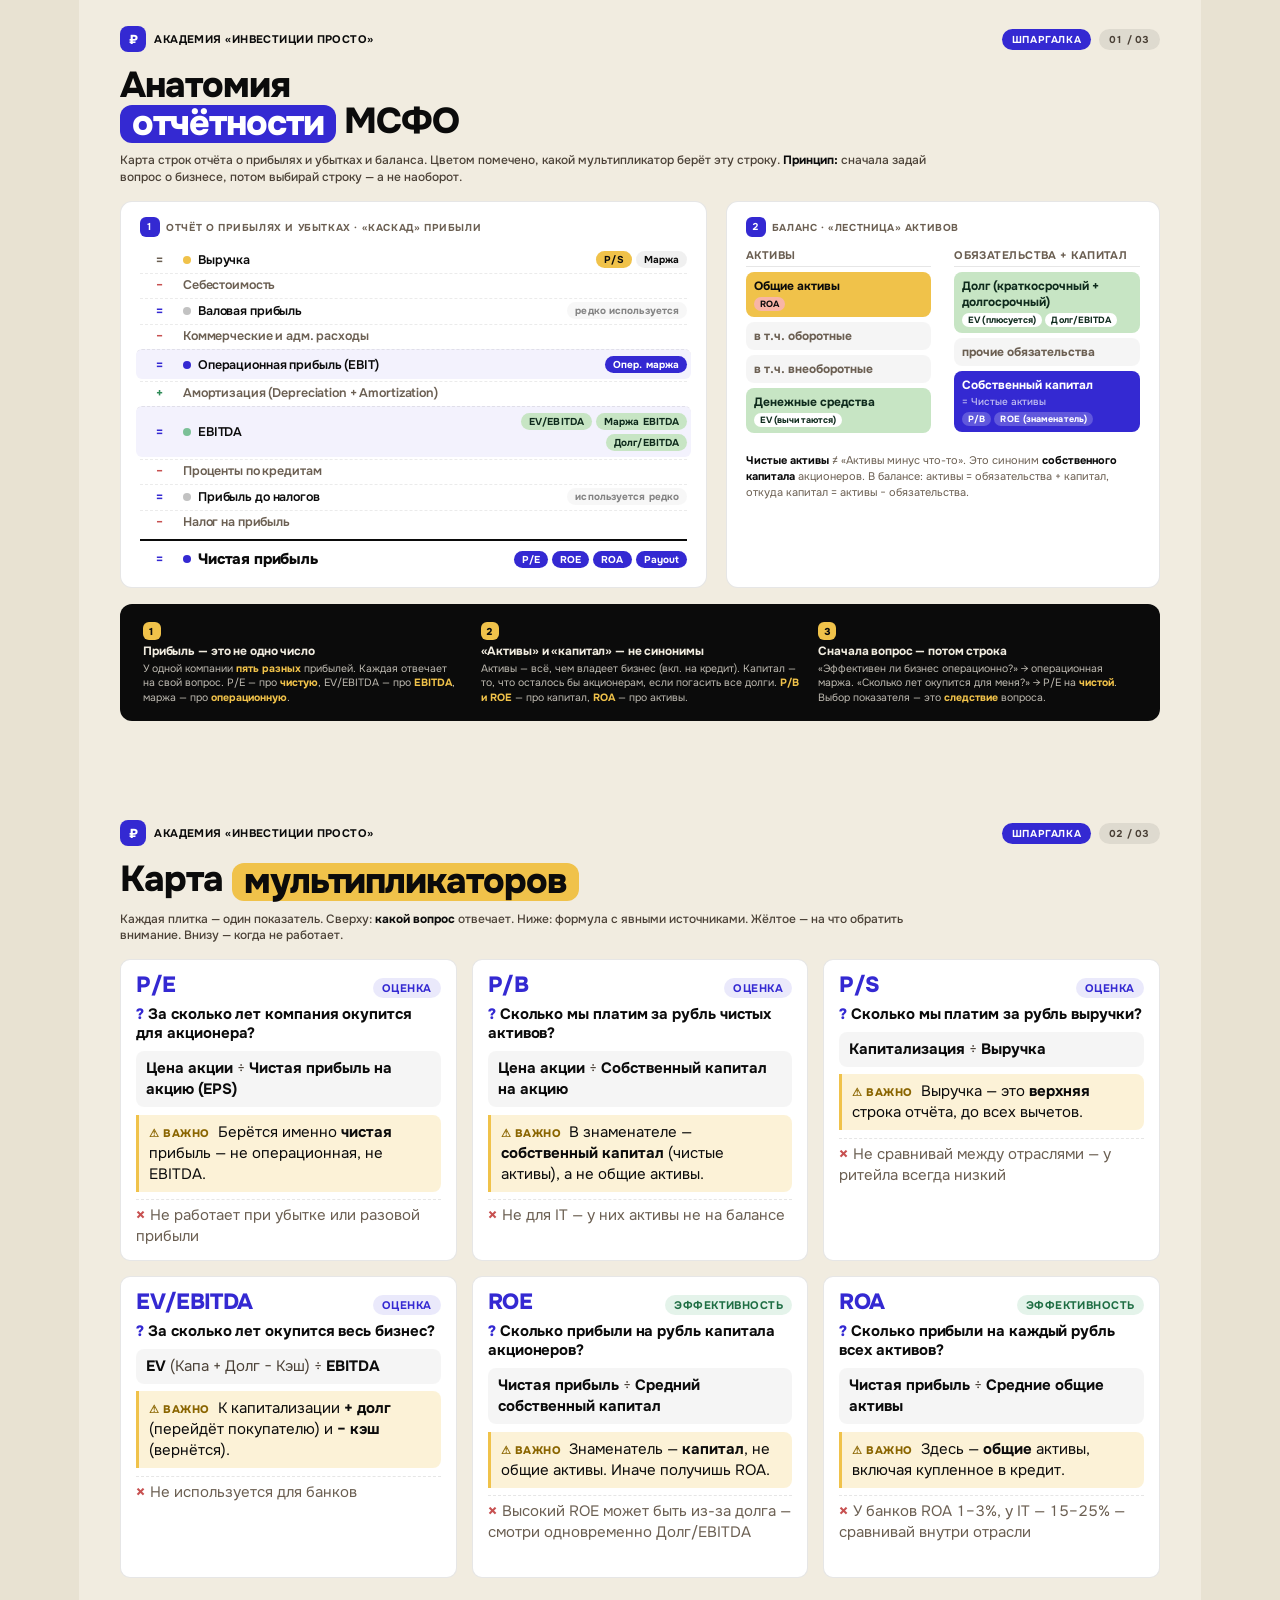
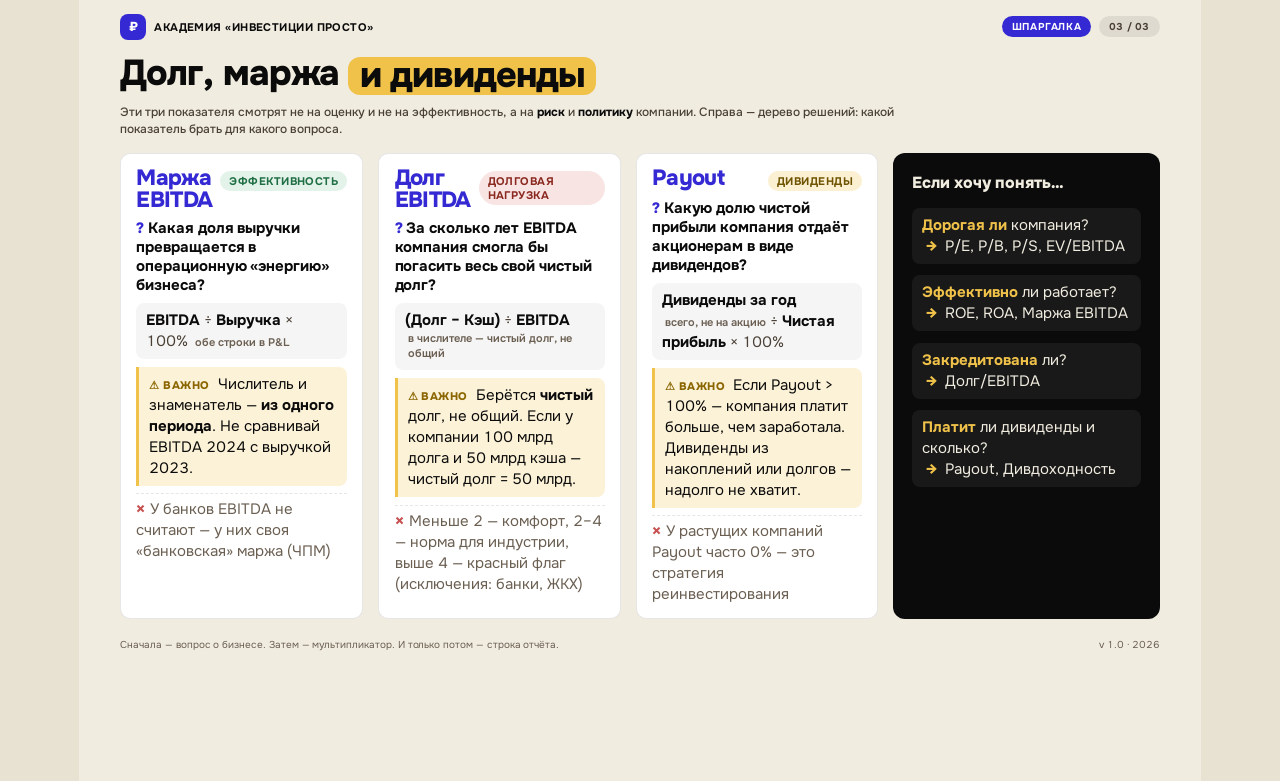
<file: _cheatsheet/index.html>
<!DOCTYPE html>
<html lang="ru">
<head>
<meta charset="UTF-8">
<meta name="viewport" content="width=device-width, initial-scale=1">
<title>Шпаргалка · Отчётность МСФО и мультипликаторы</title>
<link rel="stylesheet" href="https://fonts.googleapis.com/css2?family=Onest:wght@400;500;600;700;800&display=swap">
<style>
  :root {
    --bg: #F1ECE0;
    --bg-card: #FFFFFF;
    --bg-dark: #0B0B0B;
    --text: #0B0B0B;
    --text-soft: #4A4036;
    --muted: #6B5F52;
    --line: rgba(11,11,11,0.10);
    --blue: #3429D2;
    --blue-deep: #1F18A0;
    --yellow: #F0C24A;
    --mint: #C7E5C4;
    --coral: #F8B5A6;
    --lavender: #D4CCFF;
  }

  @page { size: A4 landscape; margin: 0; }

  * { box-sizing: border-box; margin: 0; padding: 0; }
  html, body {
    background: #E8E2D2;
    font-family: 'Onest', -apple-system, BlinkMacSystemFont, 'Segoe UI', sans-serif;
    color: var(--text);
    -webkit-font-smoothing: antialiased;
    text-rendering: optimizeLegibility;
  }

  .page {
    width: 297mm;
    height: 210mm;
    margin: 0 auto;
    padding: 7mm 11mm;
    background: var(--bg);
    page-break-after: always;
    page-break-inside: avoid;
    break-after: page;
    break-inside: avoid;
    position: relative;
    color: var(--text);
    font-feature-settings: 'tnum' on;
    overflow: hidden;
  }
  .page:last-child { page-break-after: auto; }

  /* ════════════ Header ════════════ */
  .head {
    display: flex; justify-content: space-between; align-items: center;
    margin-bottom: 4mm;
  }
  .brand { display: flex; align-items: center; gap: 8px; }
  .brand-mark {
    width: 26px; height: 26px; border-radius: 8px;
    background: var(--blue); color: #FFF;
    display: flex; align-items: center; justify-content: center;
    font-weight: 800; font-size: 13px; line-height: 1;
  }
  .brand-name {
    font-size: 11px; font-weight: 700;
    letter-spacing: 0.04em; text-transform: uppercase;
  }
  .head-right {
    display: flex; align-items: center; gap: 8px;
    font-size: 10px; font-weight: 600;
    color: var(--muted); letter-spacing: 0.04em; text-transform: uppercase;
  }
  .pill-eyebrow {
    padding: 4px 10px; border-radius: 999px;
    background: var(--blue); color: #FFF;
    font-size: 10px; font-weight: 700;
    letter-spacing: 0.06em; text-transform: uppercase;
  }
  .page-no {
    padding: 4px 10px; border-radius: 999px;
    background: rgba(11,11,11,0.08); color: var(--text-soft);
    font-family: 'Onest', sans-serif; font-size: 10px; font-weight: 700;
    letter-spacing: 0.02em;
  }

  /* ════════════ Title ════════════ */
  .title {
    font-size: 36px;
    font-weight: 800;
    letter-spacing: -0.03em;
    line-height: 0.98;
    margin-bottom: 3mm;
  }
  .title .pill {
    display: inline-block;
    padding: 0 12px 2px;
    background: var(--blue); color: #FFF;
    border-radius: 12px;
    line-height: 1;
    transform: translateY(2px);
  }
  .title .pill--yellow { background: var(--yellow); color: var(--text); }
  .subtitle {
    font-size: 12px; font-weight: 500;
    color: var(--text-soft); line-height: 1.4;
    max-width: 220mm;
    margin-bottom: 4mm;
  }

  /* ════════════ Page 1 — Анатомия ════════════ */
  .anat-grid {
    display: grid;
    grid-template-columns: 1.15fr 0.85fr;
    gap: 5mm;
  }

  .panel {
    background: var(--bg-card);
    border-radius: 12px;
    border: 1px solid var(--line);
    padding: 4mm 5mm;
    position: relative;
  }
  .panel-title {
    font-size: 10px; font-weight: 700;
    letter-spacing: 0.06em; text-transform: uppercase;
    color: var(--muted);
    margin-bottom: 3mm;
  }
  .panel-title .num {
    display: inline-flex; align-items: center; justify-content: center;
    width: 20px; height: 20px; border-radius: 6px;
    background: var(--blue); color: #FFF;
    font-size: 10px; font-weight: 700;
    margin-right: 6px;
  }

  /* Waterfall of profit levels */
  .waterfall { display: flex; flex-direction: column; gap: 2px; }
  .wf-row {
    display: grid;
    grid-template-columns: 10mm 1fr 55mm;
    align-items: center;
    gap: 5px;
    padding: 3px 0;
  }
  .wf-row + .wf-row { border-top: 1px dashed rgba(11,11,11,0.08); }
  .wf-op {
    font-family: 'Onest', sans-serif;
    font-size: 12px; font-weight: 700;
    text-align: center;
    color: var(--muted);
  }
  .wf-op.minus { color: #C75050; }
  .wf-op.plus { color: #2E8B57; }
  .wf-op.eq { color: var(--blue); }

  .wf-name {
    display: flex; align-items: center; gap: 7px;
    font-size: 12.5px; font-weight: 600;
    color: var(--text);
    letter-spacing: -0.01em;
  }
  .wf-name .dot {
    width: 8px; height: 8px; border-radius: 50%;
    flex-shrink: 0;
  }

  .wf-uses {
    display: flex; gap: 4px; flex-wrap: wrap;
    justify-content: flex-end;
  }
  .multi-pill {
    display: inline-block;
    padding: 2px 8px; border-radius: 999px;
    font-family: 'Onest', sans-serif;
    font-size: 10px; font-weight: 700;
    letter-spacing: 0.01em;
    background: rgba(11,11,11,0.06);
    color: var(--text);
  }
  .multi-pill--blue   { background: var(--blue); color: #FFF; }
  .multi-pill--mint   { background: var(--mint); color: #0E2A1C; }
  .multi-pill--yellow { background: var(--yellow); color: var(--text); }
  .multi-pill--coral  { background: var(--coral); color: var(--text); }
  .multi-pill--lav    { background: var(--lavender); color: #1A0F3D; }

  .wf-row--highlight {
    background: rgba(52,41,210,0.06);
    border-radius: 6px;
    margin: 0 -4px;
    padding: 6px 4px;
  }
  .wf-row--total {
    margin-top: 4px;
    padding-top: 8px;
    border-top: 2px solid var(--text) !important;
  }
  .wf-row--total .wf-name { font-weight: 800; font-size: 15px; }

  /* Balance side */
  .balance { display: grid; grid-template-columns: 1fr 1fr; gap: 6mm; margin-top: 2mm; }
  .balance-col-title {
    font-size: 11px; font-weight: 700; letter-spacing: 0.04em;
    text-transform: uppercase; color: var(--muted);
    padding-bottom: 4px; margin-bottom: 5px;
    border-bottom: 1px solid var(--line);
  }
  .bs-item {
    padding: 6px 8px; border-radius: 8px;
    background: rgba(11,11,11,0.04);
    margin-bottom: 5px;
    display: flex; flex-direction: column; gap: 3px;
  }
  .bs-item-name { font-size: 12px; font-weight: 700; }
  .bs-item-feed { display: flex; flex-wrap: wrap; gap: 3px; }
  .bs-item-feed .multi-pill { font-size: 9px; padding: 1px 6px; }
  .bs-item--key {
    background: var(--yellow);
    color: var(--text);
  }
  .bs-item--debt {
    background: var(--mint);
    color: #0E2A1C;
  }
  .bs-item--equity {
    background: var(--blue); color: #FFF;
  }
  .bs-item--equity .bs-item-feed .multi-pill { background: rgba(255,255,255,0.22); color: #FFF; }

  /* Bottom callout strip */
  .takeaway {
    margin-top: 4mm;
    background: var(--bg-dark); color: #F1ECE0;
    padding: 4mm 6mm;
    border-radius: 12px;
    display: grid;
    grid-template-columns: 1fr 1fr 1fr;
    gap: 5mm;
  }
  .ta-item { }
  .ta-num {
    display: inline-flex; align-items: center; justify-content: center;
    width: 18px; height: 18px; border-radius: 6px;
    background: var(--yellow); color: var(--text);
    font-weight: 800; font-size: 10px;
    margin-bottom: 4px;
  }
  .ta-lead {
    font-size: 12px; font-weight: 700;
    letter-spacing: -0.01em;
    line-height: 1.22;
    margin-bottom: 3px;
  }
  .ta-body {
    font-size: 10.5px; line-height: 1.4;
    color: rgba(241,236,224,0.78);
  }
  .ta-body b { color: var(--yellow); font-weight: 700; }

  /* ════════════ Page 2 — Карта мультипликаторов ════════════ */
  .mults-grid {
    display: grid;
    grid-template-columns: 1fr 1fr 1fr;
    gap: 4mm;
  }
  .mults-grid--six { grid-template-rows: 1fr 1fr; }
  .mults-grid--three {
    grid-template-columns: 1fr 1fr 1fr 1.1fr;
    grid-template-rows: 1fr;
    gap: 4mm;
    align-items: stretch;
  }
  .mult-card {
    background: var(--bg-card);
    border-radius: 10px;
    border: 1px solid var(--line);
    padding: 3.5mm 4mm 3.5mm;
    display: flex; flex-direction: column; gap: 2mm;
    min-height: 0;
  }
  .decision-card {
    background: var(--bg-dark);
    color: #F1ECE0;
    border-radius: 12px;
    padding: 5mm;
    display: flex; flex-direction: column; gap: 3mm;
  }
  .decision-card .dc-title {
    font-size: 16px; font-weight: 800;
    letter-spacing: -0.01em;
    margin-bottom: 1mm;
  }
  .decision-card .dc-q {
    background: rgba(255,255,255,0.06);
    padding: 7px 10px; border-radius: 8px;
    font-size: 15px; line-height: 1.4;
    color: #F1ECE0;
  }
  .decision-card .dc-q b { color: var(--yellow); font-weight: 700; }
  .decision-card .dc-q .arrow { color: var(--yellow); font-weight: 800; margin: 0 4px; }
  .mult-head {
    display: flex; align-items: baseline; justify-content: space-between;
    gap: 8px;
  }
  .mult-key {
    font-family: 'Onest', sans-serif;
    font-size: 22px; font-weight: 800;
    letter-spacing: -0.03em; line-height: 1;
    color: var(--blue);
  }
  .mult-tag {
    padding: 3px 9px; border-radius: 999px;
    font-size: 11px; font-weight: 700;
    letter-spacing: 0.04em; text-transform: uppercase;
    background: rgba(52,41,210,0.10); color: var(--blue);
  }
  .mult-tag--effic { background: rgba(123,192,151,0.20); color: #1F6E44; }
  .mult-tag--debt  { background: rgba(217,122,110,0.20); color: #8A2920; }
  .mult-tag--div   { background: rgba(240,194,74,0.24); color: #6E5400; }

  .mult-q {
    font-size: 15px; font-weight: 700;
    color: var(--text); line-height: 1.28;
    letter-spacing: -0.005em;
  }
  .mult-q::before {
    content: '? ';
    color: var(--blue); font-weight: 800;
  }

  .mult-formula {
    background: rgba(11,11,11,0.04);
    border-radius: 8px;
    padding: 7px 10px;
    font-size: 15px;
    line-height: 1.4;
    color: var(--text-soft);
  }
  .mult-formula b { color: var(--text); font-weight: 700; }
  .mult-formula .src {
    display: inline-block;
    font-size: 11px; font-weight: 600;
    color: var(--muted);
    margin-left: 3px;
  }

  .mult-trap {
    background: rgba(240,194,74,0.22);
    border-left: 3px solid var(--yellow);
    border-radius: 0 8px 8px 0;
    padding: 7px 10px;
    font-size: 15px; line-height: 1.4;
    color: var(--text);
  }
  .mult-trap::before {
    content: '⚠ Важно ';
    font-weight: 800; font-size: 11px;
    color: #8A6500;
    letter-spacing: 0.04em; text-transform: uppercase;
    margin-right: 5px;
  }

  .mult-no {
    font-size: 15px; line-height: 1.4;
    color: var(--muted);
    padding-top: 5px;
    border-top: 1px dashed rgba(11,11,11,0.10);
  }
  .mult-no::before {
    content: '×';
    color: #C75050; font-weight: 800;
    margin-right: 5px;
  }

  /* Footer hint */
  .foot {
    margin-top: 5mm;
    display: flex; justify-content: space-between; align-items: center;
    font-size: 10px; color: var(--muted);
    letter-spacing: -0.005em;
  }

  /* Screen view tweaks (когда смотрят с телефона/ноута) */
  @media screen and (max-width: 800px) {
    .page {
      width: 100%;
      min-height: auto;
      padding: 16px 16px 24px;
    }
    .anat-grid {
      grid-template-columns: 1fr;
      gap: 12px;
    }
    .balance { grid-template-columns: 1fr; }
    .mults-grid { grid-template-columns: 1fr; }
    .takeaway { grid-template-columns: 1fr; gap: 12px; padding: 16px; }
    .title { font-size: 32px; }
    .wf-row { grid-template-columns: 24px 1fr; }
    .wf-uses {
      grid-column: 1 / -1;
      justify-content: flex-start;
      padding-left: 30px;
    }
  }
</style>
</head>
<body>

<!-- ═══════════ PAGE 1 — Анатомия отчётности ═══════════ -->
<section class="page">
  <header class="head">
    <div class="brand">
      <div class="brand-mark">₽</div>
      <div class="brand-name">Академия «Инвестиции просто»</div>
    </div>
    <div class="head-right">
      <span class="pill-eyebrow">Шпаргалка</span>
      <span class="page-no">01 / 03</span>
    </div>
  </header>

  <h1 class="title">
    Анатомия<br>
    <span class="pill">отчётности</span> МСФО
  </h1>
  <p class="subtitle">
    Карта строк отчёта о прибылях и убытках и баланса. Цветом помечено, какой мультипликатор берёт эту строку. <b style="color:var(--text);font-weight:700;">Принцип:</b> сначала задай вопрос о бизнесе, потом выбирай строку — а не наоборот.
  </p>

  <div class="anat-grid">

    <!-- LEFT: P&L Waterfall -->
    <div class="panel">
      <div class="panel-title"><span class="num">1</span>Отчёт о прибылях и убытках · «Каскад» прибыли</div>

      <div class="waterfall">

        <div class="wf-row">
          <div class="wf-op">=</div>
          <div class="wf-name">
            <span class="dot" style="background: var(--yellow);"></span>
            Выручка
          </div>
          <div class="wf-uses">
            <span class="multi-pill multi-pill--yellow">P/S</span>
            <span class="multi-pill">Маржа</span>
          </div>
        </div>

        <div class="wf-row">
          <div class="wf-op minus">−</div>
          <div class="wf-name" style="color: var(--muted);">Себестоимость</div>
          <div class="wf-uses"></div>
        </div>

        <div class="wf-row">
          <div class="wf-op eq">=</div>
          <div class="wf-name">
            <span class="dot" style="background: rgba(11,11,11,0.25);"></span>
            Валовая прибыль
          </div>
          <div class="wf-uses">
            <span class="multi-pill" style="opacity:0.5;">редко используется</span>
          </div>
        </div>

        <div class="wf-row">
          <div class="wf-op minus">−</div>
          <div class="wf-name" style="color: var(--muted);">Коммерческие и адм. расходы</div>
          <div class="wf-uses"></div>
        </div>

        <div class="wf-row wf-row--highlight">
          <div class="wf-op eq">=</div>
          <div class="wf-name">
            <span class="dot" style="background: var(--blue);"></span>
            Операционная прибыль (EBIT)
          </div>
          <div class="wf-uses">
            <span class="multi-pill multi-pill--blue">Опер. маржа</span>
          </div>
        </div>

        <div class="wf-row">
          <div class="wf-op plus">+</div>
          <div class="wf-name" style="color: var(--muted);">Амортизация (Depreciation + Amortization)</div>
          <div class="wf-uses"></div>
        </div>

        <div class="wf-row wf-row--highlight">
          <div class="wf-op eq">=</div>
          <div class="wf-name">
            <span class="dot" style="background: #7BC097;"></span>
            EBITDA
          </div>
          <div class="wf-uses">
            <span class="multi-pill multi-pill--mint">EV/EBITDA</span>
            <span class="multi-pill multi-pill--mint">Маржа EBITDA</span>
            <span class="multi-pill multi-pill--mint">Долг/EBITDA</span>
          </div>
        </div>

        <div class="wf-row">
          <div class="wf-op minus">−</div>
          <div class="wf-name" style="color: var(--muted);">Проценты по кредитам</div>
          <div class="wf-uses"></div>
        </div>

        <div class="wf-row">
          <div class="wf-op eq">=</div>
          <div class="wf-name">
            <span class="dot" style="background: rgba(11,11,11,0.25);"></span>
            Прибыль до налогов
          </div>
          <div class="wf-uses">
            <span class="multi-pill" style="opacity:0.5;">используется редко</span>
          </div>
        </div>

        <div class="wf-row">
          <div class="wf-op minus">−</div>
          <div class="wf-name" style="color: var(--muted);">Налог на прибыль</div>
          <div class="wf-uses"></div>
        </div>

        <div class="wf-row wf-row--total">
          <div class="wf-op eq">=</div>
          <div class="wf-name">
            <span class="dot" style="background: var(--blue);"></span>
            Чистая прибыль
          </div>
          <div class="wf-uses">
            <span class="multi-pill multi-pill--blue">P/E</span>
            <span class="multi-pill multi-pill--blue">ROE</span>
            <span class="multi-pill multi-pill--blue">ROA</span>
            <span class="multi-pill multi-pill--blue">Payout</span>
          </div>
        </div>

      </div>
    </div>

    <!-- RIGHT: Balance Sheet -->
    <div class="panel">
      <div class="panel-title"><span class="num">2</span>Баланс · «Лестница» активов</div>

      <div class="balance">
        <div>
          <div class="balance-col-title">Активы</div>

          <div class="bs-item bs-item--key">
            <div class="bs-item-name">Общие активы</div>
            <div class="bs-item-feed">
              <span class="multi-pill multi-pill--coral">ROA</span>
            </div>
          </div>

          <div class="bs-item">
            <div class="bs-item-name" style="color:var(--muted);">в т.ч. оборотные</div>
          </div>
          <div class="bs-item">
            <div class="bs-item-name" style="color:var(--muted);">в т.ч. внеоборотные</div>
          </div>
          <div class="bs-item" style="background: var(--mint); color:#0E2A1C;">
            <div class="bs-item-name">Денежные средства</div>
            <div class="bs-item-feed">
              <span class="multi-pill multi-pill--mint" style="background:#FFFFFF;">EV (вычитаются)</span>
            </div>
          </div>
        </div>

        <div>
          <div class="balance-col-title">Обязательства + Капитал</div>

          <div class="bs-item bs-item--debt">
            <div class="bs-item-name">Долг (краткосрочный + долгосрочный)</div>
            <div class="bs-item-feed">
              <span class="multi-pill multi-pill--mint" style="background:#FFFFFF;">EV (плюсуется)</span>
              <span class="multi-pill multi-pill--mint" style="background:#FFFFFF;">Долг/EBITDA</span>
            </div>
          </div>

          <div class="bs-item">
            <div class="bs-item-name" style="color:var(--muted);">прочие обязательства</div>
          </div>

          <div class="bs-item bs-item--equity">
            <div class="bs-item-name">Собственный капитал<br><span style="font-size:10px;font-weight:500;opacity:0.7;">= Чистые активы</span></div>
            <div class="bs-item-feed">
              <span class="multi-pill">P/B</span>
              <span class="multi-pill">ROE (знаменатель)</span>
            </div>
          </div>
        </div>
      </div>

      <p style="margin-top: 4mm; font-size: 11px; color: var(--muted); line-height: 1.45;">
        <b style="color:var(--text);">Чистые активы</b> ≠ «Активы минус что-то». Это синоним <b style="color:var(--text);">собственного капитала</b> акционеров. В балансе: активы = обязательства + капитал, откуда капитал = активы − обязательства.
      </p>
    </div>

  </div>

  <!-- Bottom — 3 key takeaways -->
  <div class="takeaway">
    <div class="ta-item">
      <div class="ta-num">1</div>
      <div class="ta-lead">Прибыль — это не одно число</div>
      <div class="ta-body">У одной компании <b>пять разных</b> прибылей. Каждая отвечает на свой вопрос. P/E — про <b>чистую</b>, EV/EBITDA — про <b>EBITDA</b>, маржа — про <b>операционную</b>.</div>
    </div>
    <div class="ta-item">
      <div class="ta-num">2</div>
      <div class="ta-lead">«Активы» и «капитал» — не синонимы</div>
      <div class="ta-body">Активы — всё, чем владеет бизнес (вкл. на кредит). Капитал — то, что осталось бы акционерам, если погасить все долги. <b>P/B и ROE</b> — про капитал, <b>ROA</b> — про активы.</div>
    </div>
    <div class="ta-item">
      <div class="ta-num">3</div>
      <div class="ta-lead">Сначала вопрос — потом строка</div>
      <div class="ta-body">«Эффективен ли бизнес операционно?» → операционная маржа. «Сколько лет окупится для меня?» → P/E на <b>чистой</b>. Выбор показателя — это <b>следствие</b> вопроса.</div>
    </div>
  </div>

</section>


<!-- ═══════════ PAGE 2 — Карта мультипликаторов ═══════════ -->
<section class="page">
  <header class="head">
    <div class="brand">
      <div class="brand-mark">₽</div>
      <div class="brand-name">Академия «Инвестиции просто»</div>
    </div>
    <div class="head-right">
      <span class="pill-eyebrow">Шпаргалка</span>
      <span class="page-no">02 / 03</span>
    </div>
  </header>

  <h1 class="title">
    Карта <span class="pill pill--yellow">мультипликаторов</span>
  </h1>
  <p class="subtitle">
    Каждая плитка — один показатель. Сверху: <b style="color:var(--text);">какой вопрос</b> отвечает. Ниже: формула с явными источниками. Жёлтое — на что обратить внимание. Внизу — когда не работает.
  </p>

  <div class="mults-grid mults-grid--six">

    <!-- 1. P/E -->
    <article class="mult-card">
      <div class="mult-head">
        <div class="mult-key">P/E</div>
        <div class="mult-tag">Оценка</div>
      </div>
      <div class="mult-q">За сколько лет компания окупится для акционера?</div>
      <div class="mult-formula">
        <b>Цена акции</b> ÷ <b>Чистая прибыль на акцию (EPS)</b>
      </div>
      <div class="mult-trap">
        Берётся именно <b>чистая</b> прибыль — не операционная, не EBITDA.
      </div>
      <div class="mult-no">Не работает при убытке или разовой прибыли</div>
    </article>

    <!-- 2. P/B -->
    <article class="mult-card">
      <div class="mult-head">
        <div class="mult-key">P/B</div>
        <div class="mult-tag">Оценка</div>
      </div>
      <div class="mult-q">Сколько мы платим за рубль чистых активов?</div>
      <div class="mult-formula">
        <b>Цена акции</b> ÷ <b>Собственный капитал на акцию</b>
      </div>
      <div class="mult-trap">
        В знаменателе — <b>собственный капитал</b> (чистые активы), а не общие активы.
      </div>
      <div class="mult-no">Не для IT — у них активы не на балансе</div>
    </article>

    <!-- 3. P/S -->
    <article class="mult-card">
      <div class="mult-head">
        <div class="mult-key">P/S</div>
        <div class="mult-tag">Оценка</div>
      </div>
      <div class="mult-q">Сколько мы платим за рубль выручки?</div>
      <div class="mult-formula">
        <b>Капитализация</b> ÷ <b>Выручка</b>
      </div>
      <div class="mult-trap">
        Выручка — это <b>верхняя</b> строка отчёта, до всех вычетов.
      </div>
      <div class="mult-no">Не сравнивай между отраслями — у ритейла всегда низкий</div>
    </article>

    <!-- 4. EV/EBITDA -->
    <article class="mult-card">
      <div class="mult-head">
        <div class="mult-key">EV/EBITDA</div>
        <div class="mult-tag">Оценка</div>
      </div>
      <div class="mult-q">За сколько лет окупится <b>весь бизнес</b>?</div>
      <div class="mult-formula">
        <b>EV</b> (Капа + Долг − Кэш) ÷ <b>EBITDA</b>
      </div>
      <div class="mult-trap">
        К капитализации <b>+ долг</b> (перейдёт покупателю) и <b>− кэш</b> (вернётся).
      </div>
      <div class="mult-no">Не используется для банков</div>
    </article>

    <!-- 5. ROE -->
    <article class="mult-card">
      <div class="mult-head">
        <div class="mult-key">ROE</div>
        <div class="mult-tag mult-tag--effic">Эффективность</div>
      </div>
      <div class="mult-q">Сколько прибыли на рубль капитала акционеров?</div>
      <div class="mult-formula">
        <b>Чистая прибыль</b> ÷ <b>Средний собственный капитал</b>
      </div>
      <div class="mult-trap">
        Знаменатель — <b>капитал</b>, не общие активы. Иначе получишь ROA.
      </div>
      <div class="mult-no">Высокий ROE может быть из-за долга — смотри одновременно Долг/EBITDA</div>
    </article>

    <!-- 6. ROA -->
    <article class="mult-card">
      <div class="mult-head">
        <div class="mult-key">ROA</div>
        <div class="mult-tag mult-tag--effic">Эффективность</div>
      </div>
      <div class="mult-q">Сколько прибыли на каждый рубль <b>всех</b> активов?</div>
      <div class="mult-formula">
        <b>Чистая прибыль</b> ÷ <b>Средние общие активы</b>
      </div>
      <div class="mult-trap">
        Здесь — <b>общие</b> активы, включая купленное в кредит.
      </div>
      <div class="mult-no">У банков ROA 1–3%, у IT — 15–25% — сравнивай внутри отрасли</div>
    </article>

  </div>

  <div class="foot">
    <span>Продолжение на следующем листе → долг и дивиденды</span>
    <span>v 1.0 · 2026</span>
  </div>

</section>


<!-- ═══════════ PAGE 3 — Дополнения + дерево решений ═══════════ -->
<section class="page">
  <header class="head">
    <div class="brand">
      <div class="brand-mark">₽</div>
      <div class="brand-name">Академия «Инвестиции просто»</div>
    </div>
    <div class="head-right">
      <span class="pill-eyebrow">Шпаргалка</span>
      <span class="page-no">03 / 03</span>
    </div>
  </header>

  <h1 class="title">
    Долг, маржа <span class="pill pill--yellow">и дивиденды</span>
  </h1>
  <p class="subtitle">
    Эти три показателя смотрят не на оценку и не на эффективность, а на <b style="color:var(--text);">риск</b> и <b style="color:var(--text);">политику</b> компании. Справа — дерево решений: какой показатель брать для какого вопроса.
  </p>

  <div class="mults-grid mults-grid--three">

    <!-- 7. Маржа EBITDA -->
    <article class="mult-card">
      <div class="mult-head">
        <div class="mult-key">Маржа<br>EBITDA</div>
        <div class="mult-tag mult-tag--effic">Эффективность</div>
      </div>
      <div class="mult-q">Какая доля выручки превращается в операционную «энергию» бизнеса?</div>
      <div class="mult-formula">
        <b>EBITDA</b> ÷ <b>Выручка</b> × 100% <span class="src">обе строки в P&L</span>
      </div>
      <div class="mult-trap">
        Числитель и знаменатель — <b>из одного периода</b>. Не сравнивай EBITDA 2024 с выручкой 2023.
      </div>
      <div class="mult-no">У банков EBITDA не считают — у них своя «банковская» маржа (ЧПМ)</div>
    </article>

    <!-- 8. Долг / EBITDA -->
    <article class="mult-card">
      <div class="mult-head">
        <div class="mult-key">Долг<br>EBITDA</div>
        <div class="mult-tag mult-tag--debt">Долговая нагрузка</div>
      </div>
      <div class="mult-q">За сколько лет EBITDA компания смогла бы погасить весь свой чистый долг?</div>
      <div class="mult-formula">
        <b>(Долг − Кэш)</b> ÷ <b>EBITDA</b><br>
        <span class="src">в числителе — чистый долг, не общий</span>
      </div>
      <div class="mult-trap">
        Берётся <b>чистый</b> долг, не общий. Если у компании 100 млрд долга и 50 млрд кэша — чистый долг = 50 млрд.
      </div>
      <div class="mult-no">Меньше 2 — комфорт, 2–4 — норма для индустрии, выше 4 — красный флаг (исключения: банки, ЖКХ)</div>
    </article>

    <!-- 9. Payout -->
    <article class="mult-card">
      <div class="mult-head">
        <div class="mult-key">Payout</div>
        <div class="mult-tag mult-tag--div">Дивиденды</div>
      </div>
      <div class="mult-q">Какую долю чистой прибыли компания отдаёт акционерам в виде дивидендов?</div>
      <div class="mult-formula">
        <b>Дивиденды за год</b> <span class="src">всего, не на акцию</span> ÷ <b>Чистая прибыль</b> × 100%
      </div>
      <div class="mult-trap">
        Если Payout > 100% — компания платит больше, чем заработала. Дивиденды из накоплений или долгов — надолго не хватит.
      </div>
      <div class="mult-no">У растущих компаний Payout часто 0% — это стратегия реинвестирования</div>
    </article>

    <!-- Decision tree -->
    <article class="decision-card">
      <div class="dc-title">Если хочу понять…</div>
      <div class="dc-q"><b>Дорогая ли</b> компания?<br><span class="arrow">→</span> P/E, P/B, P/S, EV/EBITDA</div>
      <div class="dc-q"><b>Эффективно</b> ли работает?<br><span class="arrow">→</span> ROE, ROA, Маржа EBITDA</div>
      <div class="dc-q"><b>Закредитована</b> ли?<br><span class="arrow">→</span> Долг/EBITDA</div>
      <div class="dc-q"><b>Платит</b> ли дивиденды и сколько?<br><span class="arrow">→</span> Payout, Дивдоходность</div>
    </article>

  </div>

  <div class="foot">
    <span>Сначала — вопрос о бизнесе. Затем — мультипликатор. И только потом — строка отчёта.</span>
    <span>v 1.0 · 2026</span>
  </div>

</section>

</body>
</html>
</file>
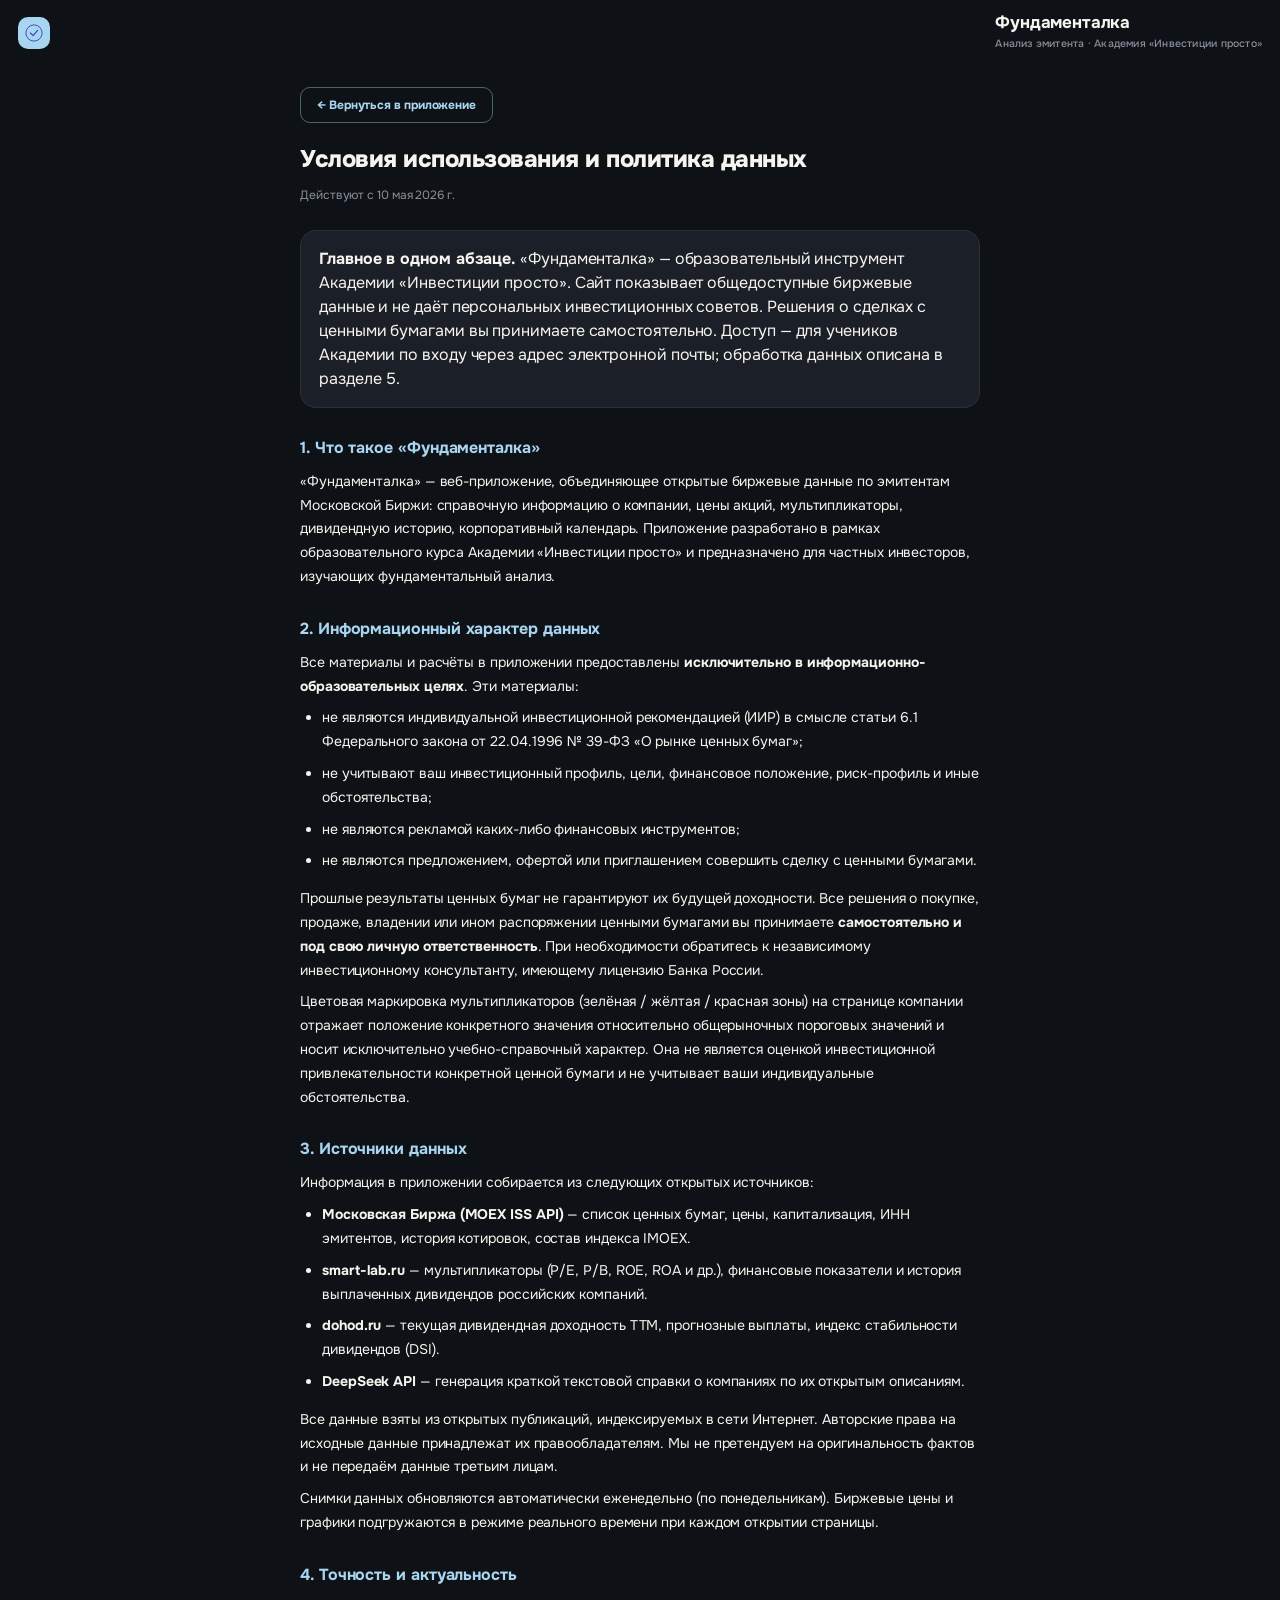
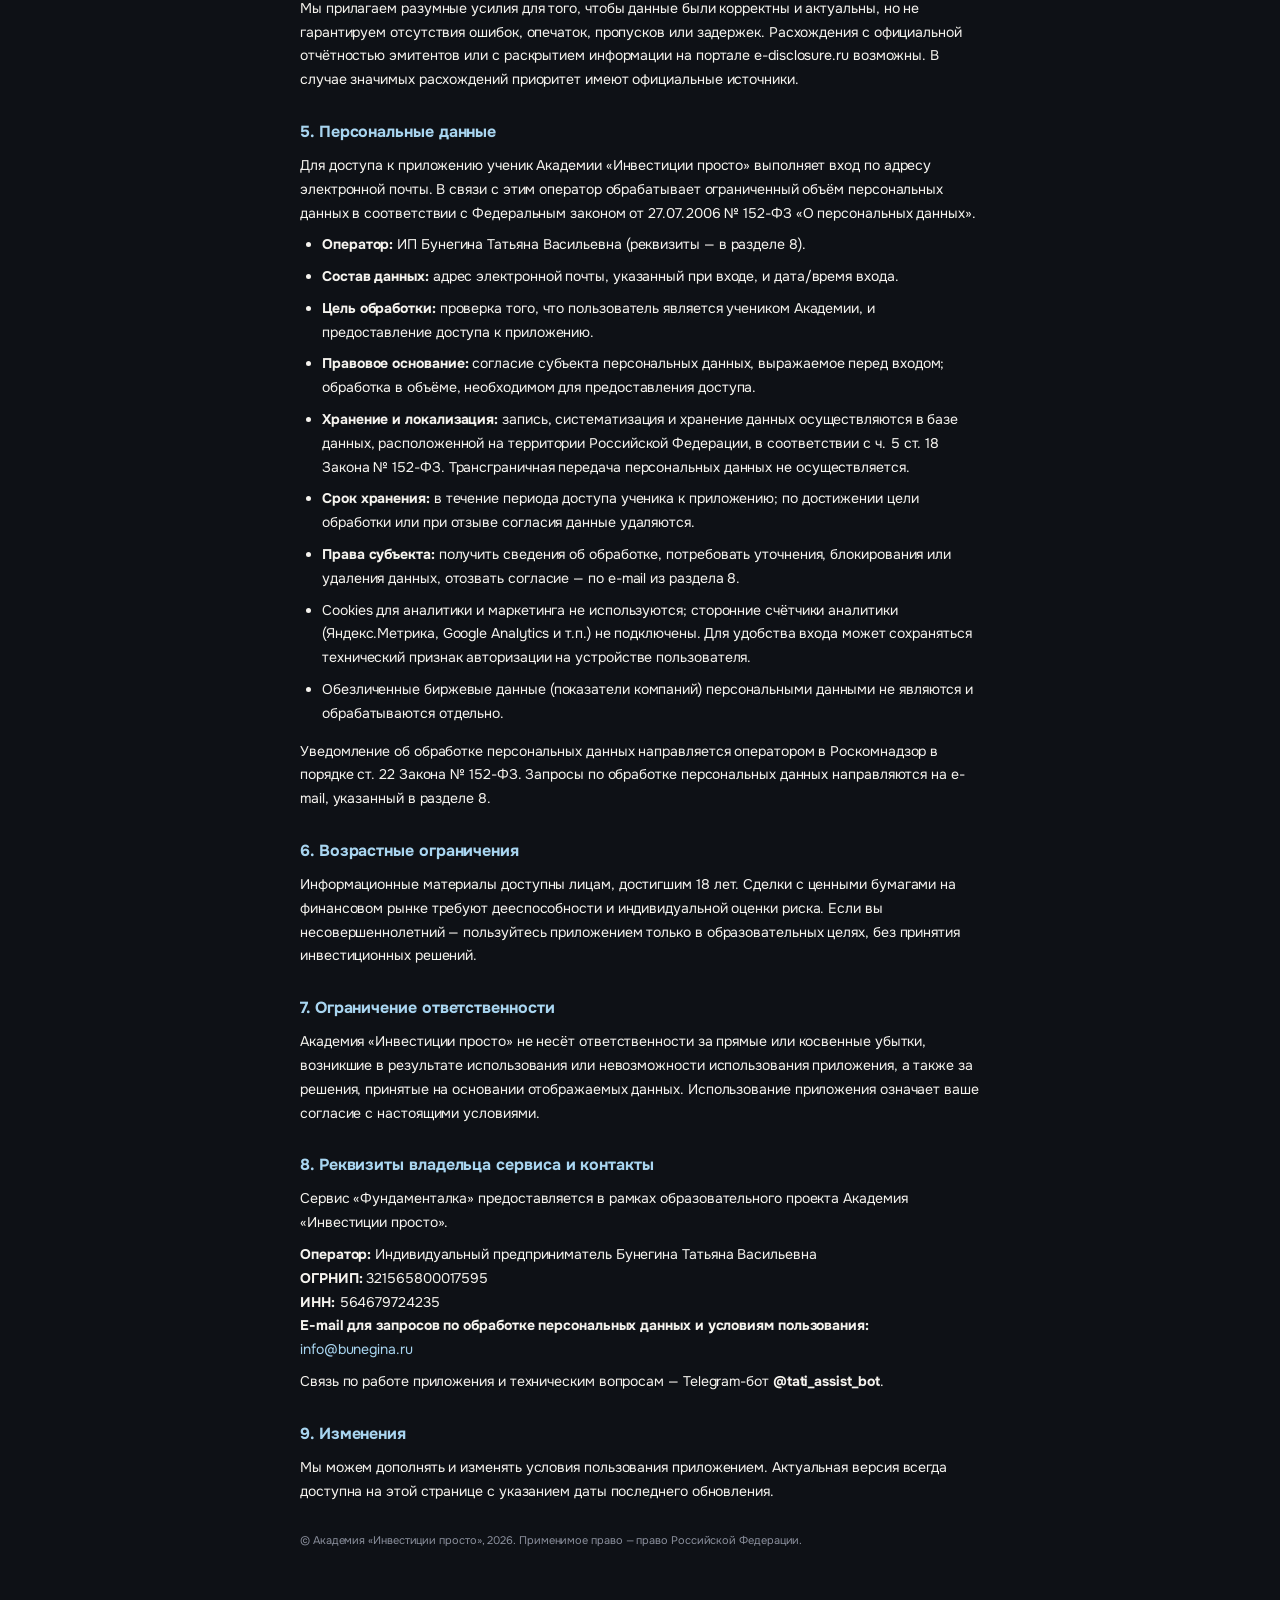
<file: legal.html>
<!DOCTYPE html>
<html lang="ru">
<head>
<meta charset="UTF-8">
<meta name="viewport" content="width=device-width, initial-scale=1.0">
<title>Юридическая информация — Фундаменталка</title>
<link href="https://fonts.googleapis.com/css2?family=Inter:wght@400;500;600;700;800&display=swap" rel="stylesheet">
<link rel="stylesheet" href="investprosto-design.css">
<style>
  body { padding: 0 0 60px; }
  .legal-wrap { max-width: 720px; margin: 0 auto; padding: 24px 20px; }
  .legal-wrap h1 { font-size: 24px; font-weight: 800; margin-bottom: 8px; color: var(--black); letter-spacing: -0.5px; }
  .legal-wrap h2 { font-size: 16px; font-weight: 700; margin: 28px 0 10px; color: var(--green); }
  .legal-wrap p, .legal-wrap li { font-size: 14px; line-height: 1.7; color: var(--dark); margin-bottom: 8px; }
  .legal-wrap ol, .legal-wrap ul { padding-left: 22px; margin-bottom: 14px; }
  .legal-wrap a { color: var(--green); }
  .legal-wrap .note { padding: 16px 18px; background: var(--bg-card); border: 1.5px solid var(--border); border-radius: 16px; margin: 14px 0; }
  .legal-wrap .updated { font-size: 12px; color: var(--muted); margin-bottom: 24px; }
  .legal-wrap .back { display: inline-block; margin-bottom: 18px; padding: 8px 16px; border: 1.5px solid var(--green-border-strong); border-radius: 10px; color: var(--green); font-size: 12px; font-weight: 700; text-decoration: none; }
  .legal-wrap .back:hover { background: var(--green); color: var(--white); }
</style>
</head>
<body>

<div class="header">
  <div class="header-logo">
    <svg viewBox="0 0 40 40" fill="none">
      <circle cx="20" cy="20" r="18" stroke="#3B3FBF" stroke-width="2"/>
      <path d="M12 20 L18 26 L28 14" stroke="#3B3FBF" stroke-width="2.5" stroke-linecap="round" stroke-linejoin="round"/>
    </svg>
  </div>
  <div>
    <h1>Фундаменталка</h1>
    <p>Анализ эмитента · Академия «Инвестиции просто»</p>
  </div>
</div>

<div class="legal-wrap">
  <a href="index.html" class="back">← Вернуться в приложение</a>

  <h1>Условия использования и политика данных</h1>
  <p class="updated">Действуют с 10 мая 2026 г.</p>

  <div class="note">
    <b>Главное в одном абзаце.</b> «Фундаменталка» — образовательный инструмент Академии «Инвестиции просто». Сайт показывает общедоступные биржевые данные и не даёт персональных инвестиционных советов. Решения о сделках с ценными бумагами вы принимаете самостоятельно. Доступ — для учеников Академии по входу через адрес электронной почты; обработка данных описана в разделе 5.
  </div>

  <h2>1. Что такое «Фундаменталка»</h2>
  <p>
    «Фундаменталка» — веб-приложение, объединяющее открытые биржевые данные по эмитентам Московской Биржи: справочную информацию о компании, цены акций, мультипликаторы, дивидендную историю, корпоративный календарь. Приложение разработано в рамках образовательного курса Академии «Инвестиции просто» и предназначено для частных инвесторов, изучающих фундаментальный анализ.
  </p>

  <h2>2. Информационный характер данных</h2>
  <p>
    Все материалы и расчёты в приложении предоставлены <b>исключительно в информационно-образовательных целях</b>. Эти материалы:
  </p>
  <ul>
    <li>не являются индивидуальной инвестиционной рекомендацией (ИИР) в смысле статьи 6.1 Федерального закона от 22.04.1996 № 39-ФЗ «О рынке ценных бумаг»;</li>
    <li>не учитывают ваш инвестиционный профиль, цели, финансовое положение, риск-профиль и иные обстоятельства;</li>
    <li>не являются рекламой каких-либо финансовых инструментов;</li>
    <li>не являются предложением, офертой или приглашением совершить сделку с ценными бумагами.</li>
  </ul>
  <p>
    Прошлые результаты ценных бумаг не гарантируют их будущей доходности. Все решения о покупке, продаже, владении или ином распоряжении ценными бумагами вы принимаете <b>самостоятельно и под свою личную ответственность</b>. При необходимости обратитесь к независимому инвестиционному консультанту, имеющему лицензию Банка России.
  </p>
  <p>
    Цветовая маркировка мультипликаторов (зелёная / жёлтая / красная зоны) на странице компании отражает положение конкретного значения относительно общерыночных пороговых значений и носит исключительно учебно-справочный характер. Она не является оценкой инвестиционной привлекательности конкретной ценной бумаги и не учитывает ваши индивидуальные обстоятельства.
  </p>

  <h2>3. Источники данных</h2>
  <p>
    Информация в приложении собирается из следующих открытых источников:
  </p>
  <ul>
    <li><b>Московская Биржа (MOEX ISS API)</b> — список ценных бумаг, цены, капитализация, ИНН эмитентов, история котировок, состав индекса IMOEX.</li>
    <li><b>smart-lab.ru</b> — мультипликаторы (P/E, P/B, ROE, ROA и др.), финансовые показатели и история выплаченных дивидендов российских компаний.</li>
    <li><b>dohod.ru</b> — текущая дивидендная доходность TTM, прогнозные выплаты, индекс стабильности дивидендов (DSI).</li>
    <li><b>DeepSeek API</b> — генерация краткой текстовой справки о компаниях по их открытым описаниям.</li>
  </ul>
  <p>
    Все данные взяты из открытых публикаций, индексируемых в сети Интернет. Авторские права на исходные данные принадлежат их правообладателям. Мы не претендуем на оригинальность фактов и не передаём данные третьим лицам.
  </p>
  <p>
    Снимки данных обновляются автоматически еженедельно (по понедельникам). Биржевые цены и графики подгружаются в режиме реального времени при каждом открытии страницы.
  </p>

  <h2>4. Точность и актуальность</h2>
  <p>
    Мы прилагаем разумные усилия для того, чтобы данные были корректны и актуальны, но не гарантируем отсутствия ошибок, опечаток, пропусков или задержек. Расхождения с официальной отчётностью эмитентов или с раскрытием информации на портале e-disclosure.ru возможны. В случае значимых расхождений приоритет имеют официальные источники.
  </p>

  <h2>5. Персональные данные</h2>
  <p>
    Для доступа к приложению ученик Академии «Инвестиции просто» выполняет вход по адресу электронной почты. В связи с этим оператор обрабатывает ограниченный объём персональных данных в соответствии с Федеральным законом от 27.07.2006 № 152-ФЗ «О персональных данных».
  </p>
  <ul>
    <li><b>Оператор:</b> ИП Бунегина Татьяна Васильевна (реквизиты — в разделе 8).</li>
    <li><b>Состав данных:</b> адрес электронной почты, указанный при входе, и дата/время входа.</li>
    <li><b>Цель обработки:</b> проверка того, что пользователь является учеником Академии, и предоставление доступа к приложению.</li>
    <li><b>Правовое основание:</b> согласие субъекта персональных данных, выражаемое перед входом; обработка в объёме, необходимом для предоставления доступа.</li>
    <li><b>Хранение и локализация:</b> запись, систематизация и хранение данных осуществляются в базе данных, расположенной на территории Российской Федерации, в соответствии с ч. 5 ст. 18 Закона № 152-ФЗ. Трансграничная передача персональных данных не осуществляется.</li>
    <li><b>Срок хранения:</b> в течение периода доступа ученика к приложению; по достижении цели обработки или при отзыве согласия данные удаляются.</li>
    <li><b>Права субъекта:</b> получить сведения об обработке, потребовать уточнения, блокирования или удаления данных, отозвать согласие — по e-mail из раздела 8.</li>
    <li>Cookies для аналитики и маркетинга не используются; сторонние счётчики аналитики (Яндекс.Метрика, Google Analytics и т.п.) не подключены. Для удобства входа может сохраняться технический признак авторизации на устройстве пользователя.</li>
    <li>Обезличенные биржевые данные (показатели компаний) персональными данными не являются и обрабатываются отдельно.</li>
  </ul>
  <p>
    Уведомление об обработке персональных данных направляется оператором в Роскомнадзор в порядке ст. 22 Закона № 152-ФЗ. Запросы по обработке персональных данных направляются на e-mail, указанный в разделе 8.
  </p>

  <h2>6. Возрастные ограничения</h2>
  <p>
    Информационные материалы доступны лицам, достигшим 18 лет. Сделки с ценными бумагами на финансовом рынке требуют дееспособности и индивидуальной оценки риска. Если вы несовершеннолетний — пользуйтесь приложением только в образовательных целях, без принятия инвестиционных решений.
  </p>

  <h2>7. Ограничение ответственности</h2>
  <p>
    Академия «Инвестиции просто» не несёт ответственности за прямые или косвенные убытки, возникшие в результате использования или невозможности использования приложения, а также за решения, принятые на основании отображаемых данных. Использование приложения означает ваше согласие с настоящими условиями.
  </p>

  <h2>8. Реквизиты владельца сервиса и контакты</h2>
  <p>
    Сервис «Фундаменталка» предоставляется в рамках образовательного проекта Академия «Инвестиции просто».
  </p>
  <p>
    <b>Оператор:</b> Индивидуальный предприниматель Бунегина Татьяна Васильевна<br>
    <b>ОГРНИП:</b> 321565800017595<br>
    <b>ИНН:</b> 564679724235<br>
    <b>E-mail для запросов по обработке персональных данных и условиям пользования:</b> <a href="mailto:info@bunegina.ru">info@bunegina.ru</a>
  </p>
  <p>
    Связь по работе приложения и техническим вопросам — Telegram-бот <b>@tati_assist_bot</b>.
  </p>

  <h2>9. Изменения</h2>
  <p>
    Мы можем дополнять и изменять условия пользования приложением. Актуальная версия всегда доступна на этой странице с указанием даты последнего обновления.
  </p>

  <p style="margin-top: 28px; font-size: 11px; color: var(--muted);">
    © Академия «Инвестиции просто», 2026. Применимое право — право Российской Федерации.
  </p>
</div>

</body>
</html>
</file>
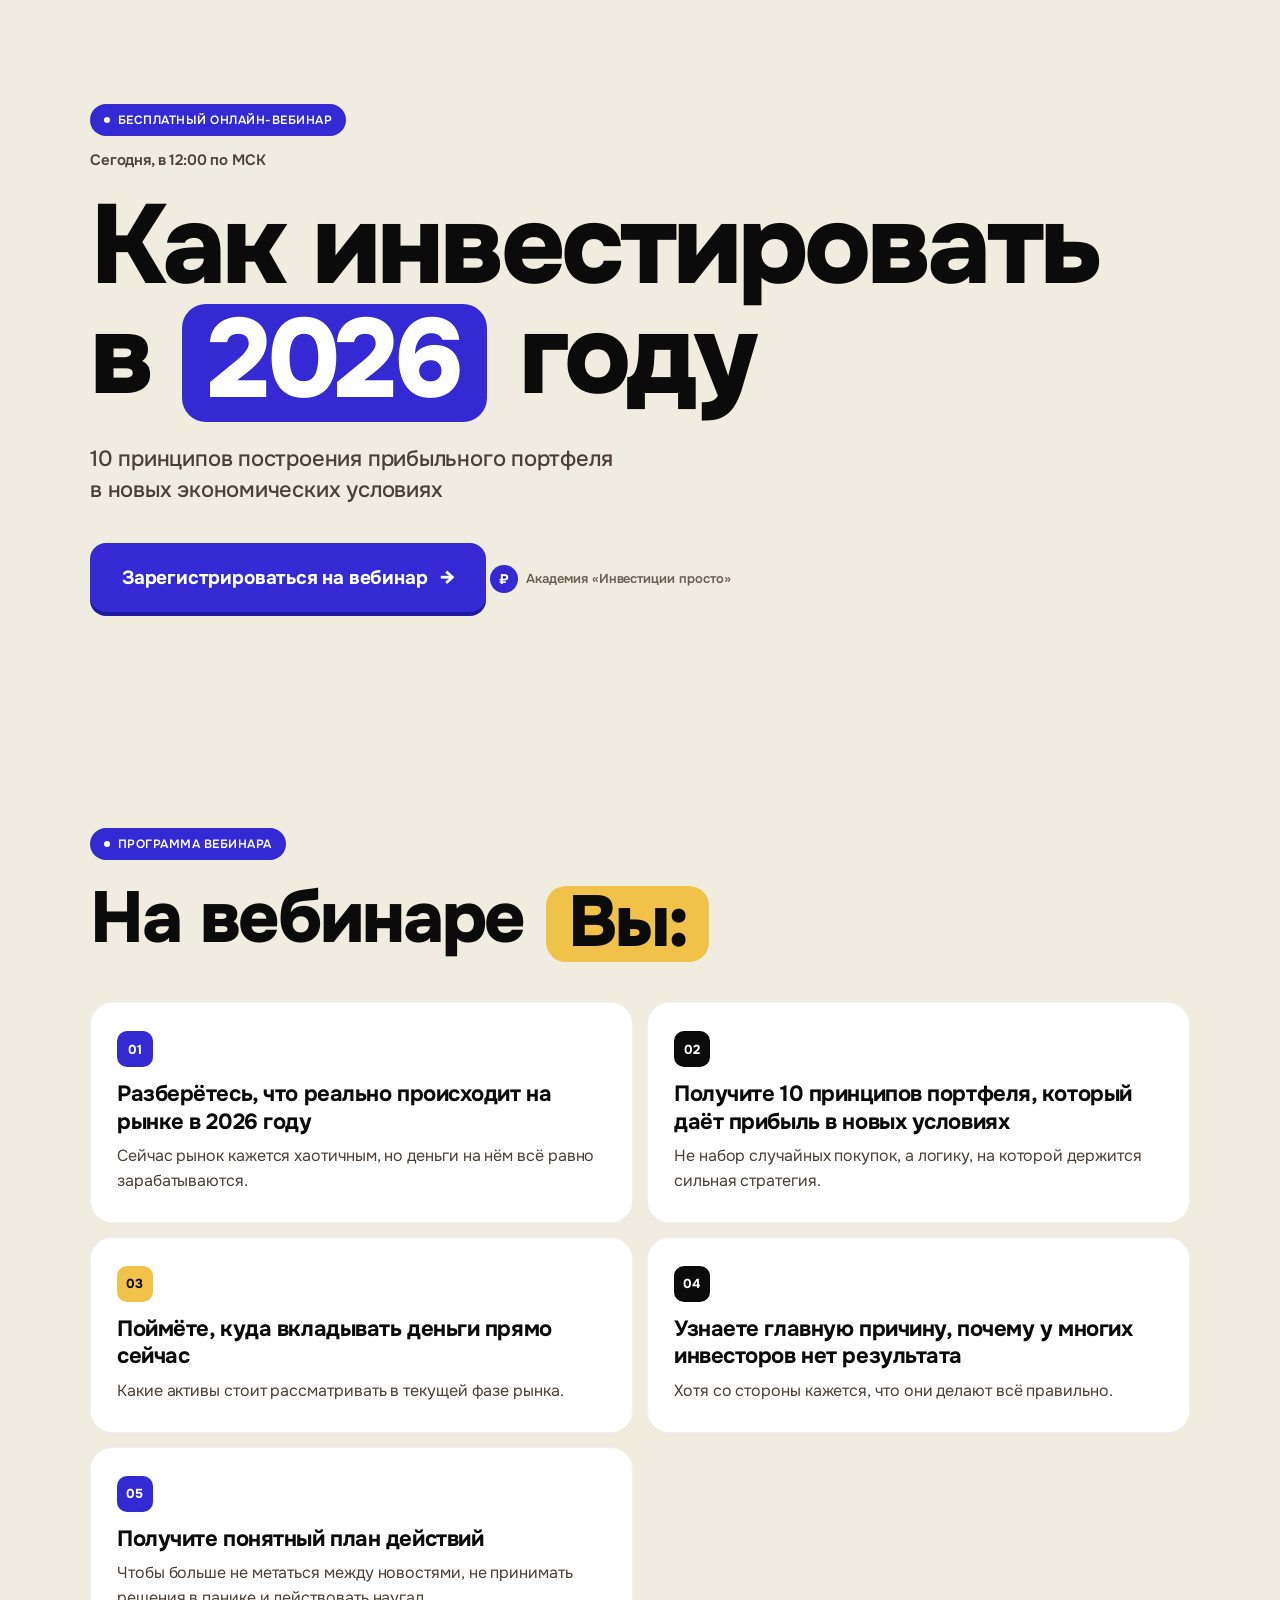
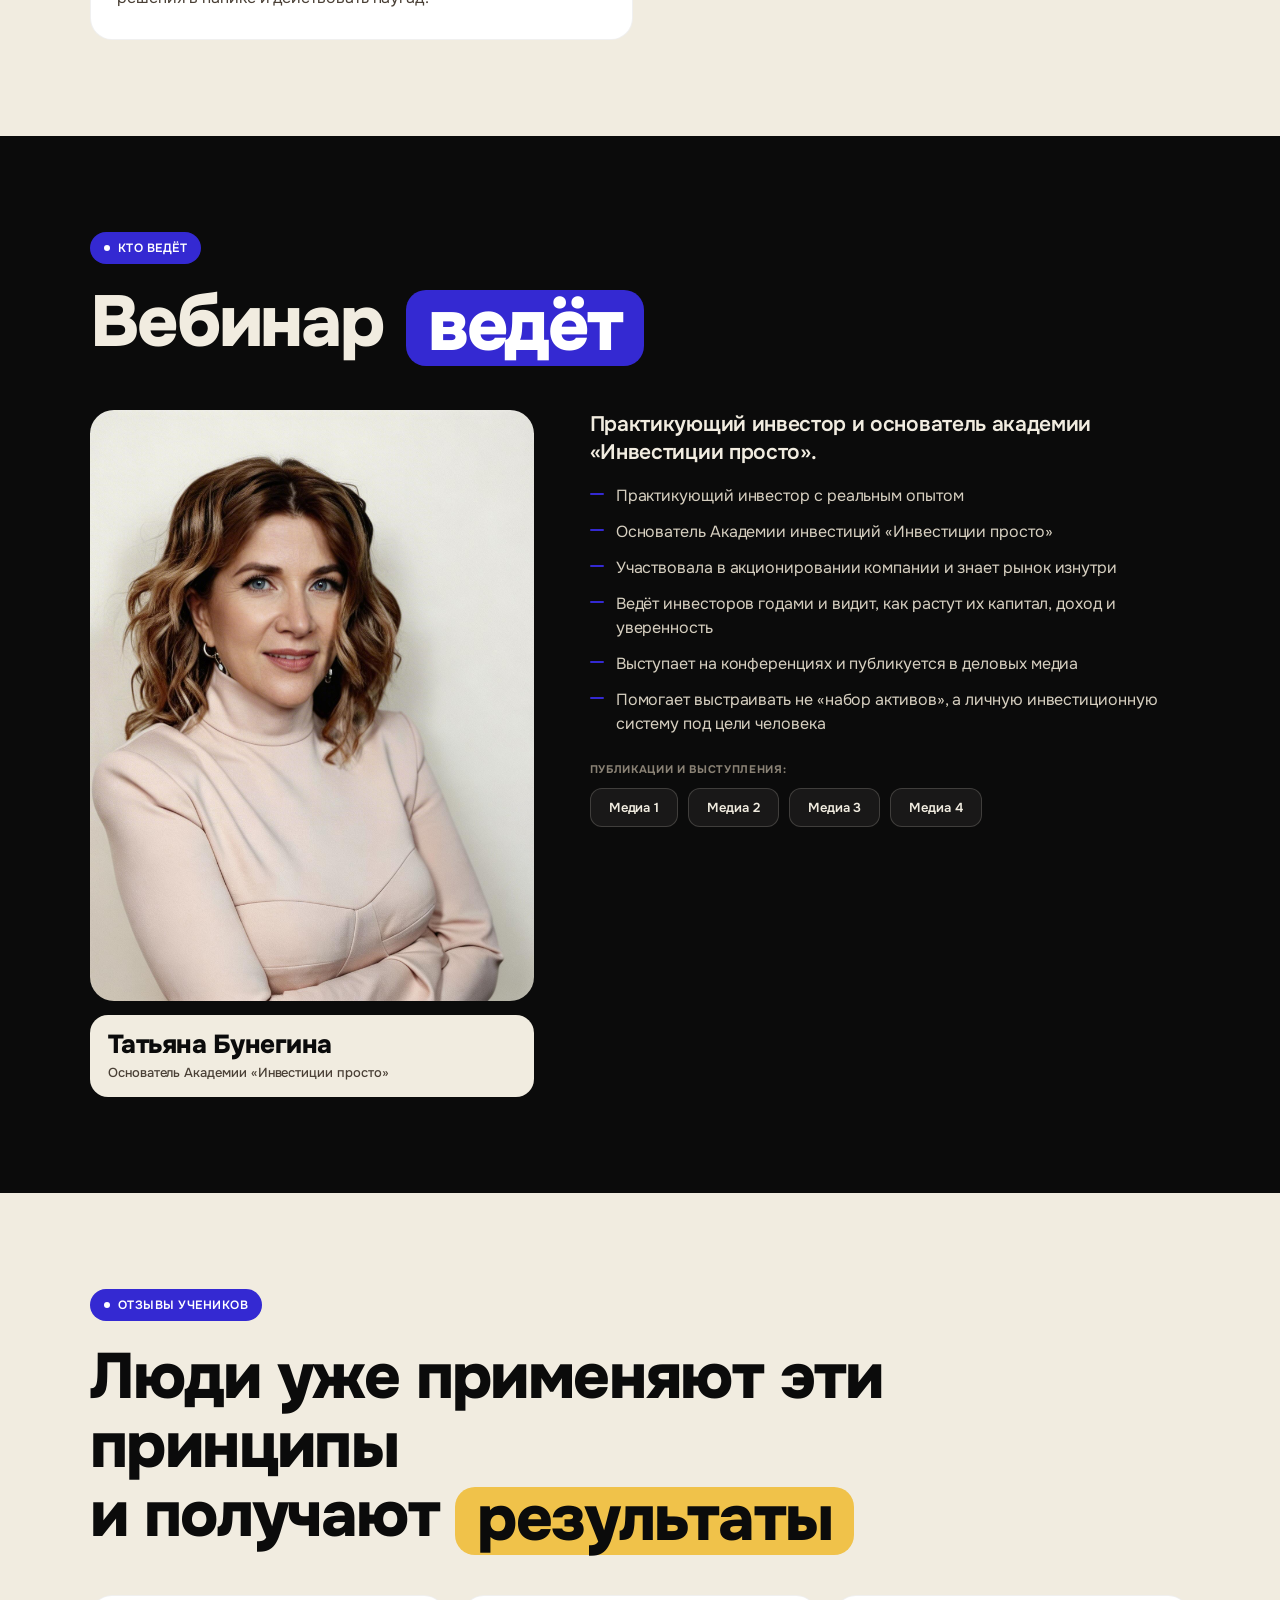
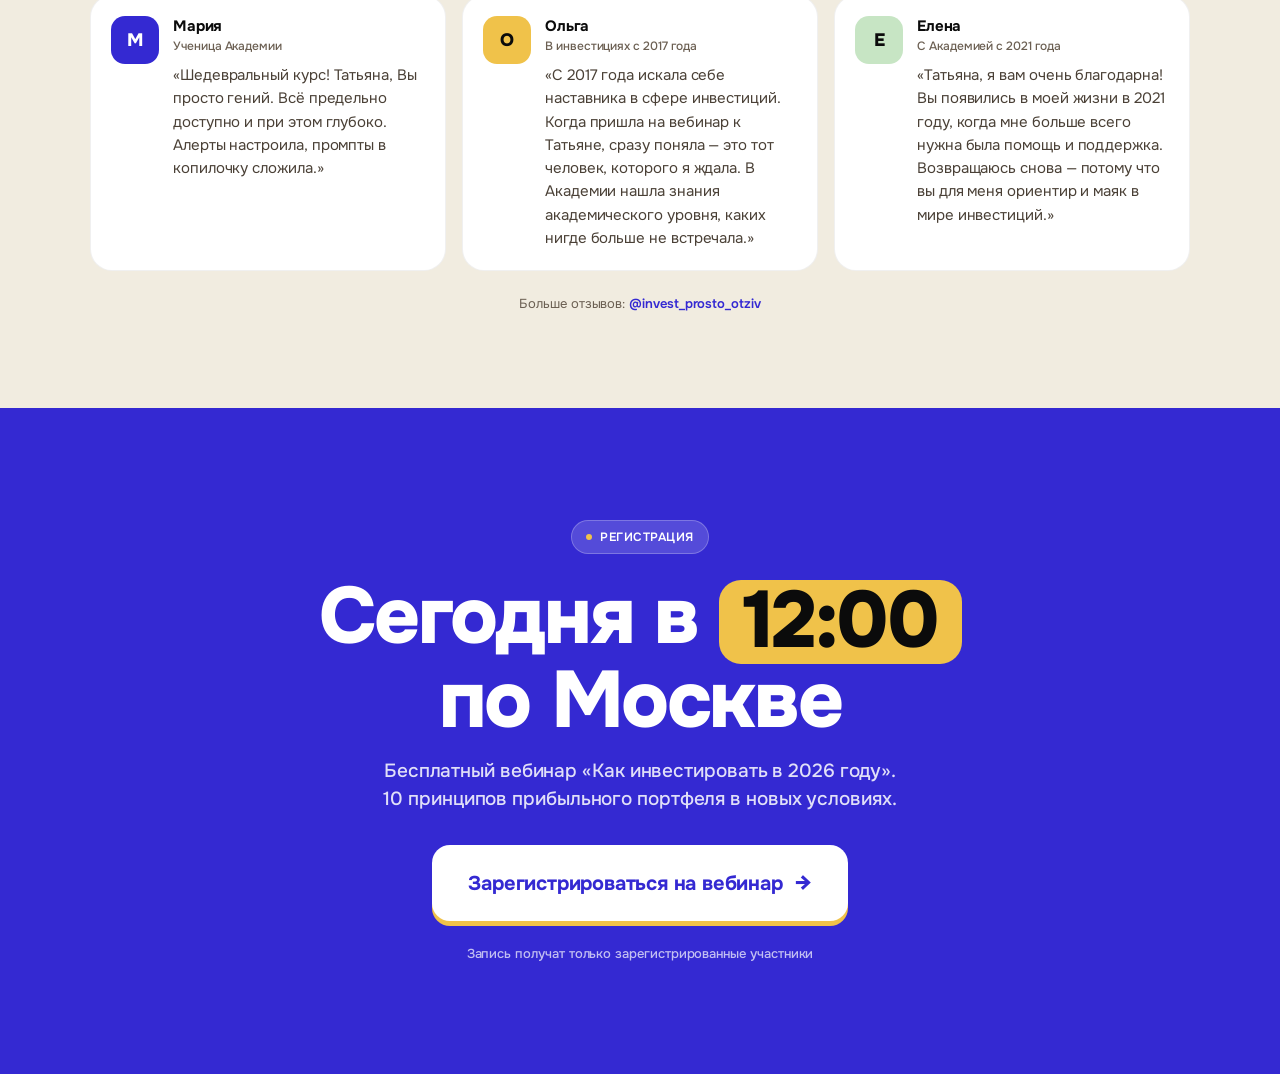
<file: _landing-webinar/preview.html>
<!DOCTYPE html>
<html lang="ru">
<head>
<meta charset="UTF-8">
<meta name="viewport" content="width=device-width, initial-scale=1">
<title>Превью лендинга — Вебинар 2026</title>
<style>html,body{margin:0;padding:0;background:#F1ECE0;}</style>
</head>
<body>
<!-- ═══════════════════════════════════════════════════════════════════
     Hero / Главный экран — вебинар «Как инвестировать в 2026 году»
     Вставлять в Tilda как блок T123 (Custom HTML)
     ═══════════════════════════════════════════════════════════════════ -->
<link rel="stylesheet" href="https://fonts.googleapis.com/css2?family=Onest:wght@400;500;600;700;800&display=swap">

<div class="lp-section lp-hero">
  <div class="lp-hero__inner">
    <div class="lp-hero__eyebrow">
      <span class="lp-hero__dot"></span>
      Бесплатный онлайн-вебинар
    </div>
    <div class="lp-hero__date">Сегодня, в 12:00 по МСК</div>

    <h1 class="lp-hero__title">
      Как инвестировать<br>
      в <span class="lp-hero__pill">2026</span> году
    </h1>

    <p class="lp-hero__sub">
      10 принципов построения прибыльного портфеля<br>
      в новых экономических условиях
    </p>

    <a class="lp-hero__cta" href="#registration" target="_self">
      Зарегистрироваться на вебинар
      <span class="lp-hero__cta-arrow">→</span>
    </a>

    <div class="lp-hero__brand">
      <span class="lp-hero__brand-mark">₽</span>
      Академия «Инвестиции просто»
    </div>
  </div>
</div>

<style>
  .lp-section.lp-hero {
    box-sizing: border-box;
    width: 100%;
    background: #F1ECE0;
    padding: 56px 20px 64px;
    font-family: 'Onest', -apple-system, BlinkMacSystemFont, 'Segoe UI', sans-serif;
    color: #0B0B0B;
    -webkit-font-smoothing: antialiased;
    text-rendering: optimizeLegibility;
  }
  .lp-hero *, .lp-hero *::before, .lp-hero *::after { box-sizing: border-box; }
  .lp-hero__inner {
    max-width: 1100px; margin: 0 auto;
  }
  .lp-hero__eyebrow {
    display: inline-flex; align-items: center; gap: 8px;
    padding: 8px 14px; border-radius: 999px;
    background: #3429D2; color: #FFFFFF;
    font-size: 12px; font-weight: 600;
    letter-spacing: 0.04em; text-transform: uppercase;
  }
  .lp-hero__dot {
    width: 6px; height: 6px; border-radius: 50%;
    background: #FFFFFF; flex-shrink: 0;
  }
  .lp-hero__date {
    margin-top: 14px;
    font-size: 15px; font-weight: 600; color: #4A4036;
    letter-spacing: -0.01em;
  }
  .lp-hero__title {
    margin: 22px 0 0;
    font-size: 56px;
    font-weight: 800;
    letter-spacing: -0.035em;
    line-height: 0.96;
    color: #0B0B0B;
    text-transform: none;
  }
  .lp-hero__pill {
    display: inline-block;
    padding: 0 18px 4px;
    margin: 0 4px;
    background: #3429D2;
    color: #FFFFFF;
    border-radius: 18px;
    line-height: 1;
    transform: translateY(2px);
  }
  .lp-hero__sub {
    margin: 26px 0 0;
    max-width: 620px;
    font-size: 18px; font-weight: 500;
    line-height: 1.45;
    color: #4A4036;
    letter-spacing: -0.01em;
  }
  .lp-hero__cta {
    display: inline-flex; align-items: center; gap: 12px;
    margin-top: 36px;
    padding: 20px 28px;
    background: #3429D2; color: #FFFFFF;
    border-radius: 16px;
    font-family: 'Onest', sans-serif;
    font-size: 18px; font-weight: 700;
    letter-spacing: -0.01em;
    text-decoration: none;
    transition: transform 0.15s, box-shadow 0.15s, background 0.15s;
    box-shadow: 0 4px 0 #1F18A0;
  }
  .lp-hero__cta:hover {
    background: #4036E0;
    transform: translateY(-1px);
    box-shadow: 0 5px 0 #1F18A0;
  }
  .lp-hero__cta:active {
    transform: translateY(2px);
    box-shadow: 0 2px 0 #1F18A0;
  }
  .lp-hero__cta-arrow {
    display: inline-block;
    font-size: 20px; font-weight: 800;
    transition: transform 0.15s;
  }
  .lp-hero__cta:hover .lp-hero__cta-arrow {
    transform: translateX(3px);
  }
  .lp-hero__brand {
    display: inline-flex; align-items: center; gap: 8px;
    margin-top: 40px;
    font-size: 13px; font-weight: 600;
    color: #6B5F52; letter-spacing: -0.005em;
  }
  .lp-hero__brand-mark {
    display: inline-flex; align-items: center; justify-content: center;
    width: 28px; height: 28px;
    border-radius: 50%;
    background: #3429D2; color: #FFFFFF;
    font-weight: 700; font-size: 14px;
    line-height: 1;
  }

  /* Tablet */
  @media (min-width: 720px) {
    .lp-section.lp-hero { padding: 80px 40px 96px; }
    .lp-hero__title { font-size: 88px; }
    .lp-hero__sub { font-size: 20px; }
  }
  /* Desktop */
  @media (min-width: 1024px) {
    .lp-section.lp-hero { padding: 104px 60px 120px; }
    .lp-hero__title { font-size: 112px; }
    .lp-hero__pill { padding: 0 26px 6px; border-radius: 24px; transform: translateY(4px); }
    .lp-hero__sub { font-size: 22px; max-width: 720px; }
    .lp-hero__cta { font-size: 19px; padding: 22px 32px; }
  }
</style>

<!-- ═══════════════════════════════════════════════════════════════════
     Benefits / Экран 2 — На вебинаре Вы:
     Вставлять в Tilda как блок T123 (Custom HTML)
     ═══════════════════════════════════════════════════════════════════ -->
<link rel="stylesheet" href="https://fonts.googleapis.com/css2?family=Onest:wght@400;500;600;700;800&display=swap">

<div class="lp-section lp-benefits">
  <div class="lp-benefits__inner">
    <div class="lp-benefits__eyebrow">
      <span class="lp-benefits__dot"></span>
      Программа вебинара
    </div>

    <h2 class="lp-benefits__title">
      На вебинаре <span class="lp-benefits__pill">Вы:</span>
    </h2>

    <div class="lp-benefits__grid">
      <article class="lp-benefit lp-benefit--01">
        <div class="lp-benefit__num">01</div>
        <h3 class="lp-benefit__lead">Разберётесь, что реально происходит на рынке в 2026 году</h3>
        <p class="lp-benefit__desc">Сейчас рынок кажется хаотичным, но деньги на нём всё равно зарабатываются.</p>
      </article>

      <article class="lp-benefit lp-benefit--02">
        <div class="lp-benefit__num">02</div>
        <h3 class="lp-benefit__lead">Получите 10 принципов портфеля, который даёт прибыль в новых условиях</h3>
        <p class="lp-benefit__desc">Не набор случайных покупок, а логику, на которой держится сильная стратегия.</p>
      </article>

      <article class="lp-benefit lp-benefit--03">
        <div class="lp-benefit__num">03</div>
        <h3 class="lp-benefit__lead">Поймёте, куда вкладывать деньги прямо сейчас</h3>
        <p class="lp-benefit__desc">Какие активы стоит рассматривать в текущей фазе рынка.</p>
      </article>

      <article class="lp-benefit lp-benefit--04">
        <div class="lp-benefit__num">04</div>
        <h3 class="lp-benefit__lead">Узнаете главную причину, почему у многих инвесторов нет результата</h3>
        <p class="lp-benefit__desc">Хотя со стороны кажется, что они делают всё правильно.</p>
      </article>

      <article class="lp-benefit lp-benefit--05">
        <div class="lp-benefit__num">05</div>
        <h3 class="lp-benefit__lead">Получите понятный план действий</h3>
        <p class="lp-benefit__desc">Чтобы больше не метаться между новостями, не принимать решения в панике и действовать наугад.</p>
      </article>
    </div>
  </div>
</div>

<style>
  .lp-section.lp-benefits {
    box-sizing: border-box;
    width: 100%;
    background: #F1ECE0;
    padding: 56px 20px;
    font-family: 'Onest', -apple-system, BlinkMacSystemFont, 'Segoe UI', sans-serif;
    color: #0B0B0B;
    -webkit-font-smoothing: antialiased;
  }
  .lp-benefits *, .lp-benefits *::before, .lp-benefits *::after { box-sizing: border-box; }
  .lp-benefits__inner { max-width: 1100px; margin: 0 auto; }

  .lp-benefits__eyebrow {
    display: inline-flex; align-items: center; gap: 8px;
    padding: 8px 14px; border-radius: 999px;
    background: #3429D2; color: #FFFFFF;
    font-size: 12px; font-weight: 600;
    letter-spacing: 0.04em; text-transform: uppercase;
  }
  .lp-benefits__dot { width: 6px; height: 6px; border-radius: 50%; background: #FFFFFF; }

  .lp-benefits__title {
    margin: 22px 0 32px;
    font-size: 44px;
    font-weight: 800;
    letter-spacing: -0.03em;
    line-height: 1.02;
    color: #0B0B0B;
  }
  .lp-benefits__pill {
    display: inline-block;
    padding: 0 14px 2px;
    margin-left: 4px;
    background: #F0C24A; color: #0B0B0B;
    border-radius: 14px;
    line-height: 1;
    transform: translateY(2px);
  }

  .lp-benefits__grid {
    display: grid;
    grid-template-columns: 1fr;
    gap: 12px;
  }
  .lp-benefit {
    position: relative;
    padding: 24px 22px 24px 22px;
    background: #FFFFFF;
    border-radius: 22px;
    border: 1px solid rgba(11,11,11,0.06);
  }
  .lp-benefit__num {
    display: inline-flex; align-items: center; justify-content: center;
    width: 36px; height: 36px;
    border-radius: 10px;
    background: #3429D2; color: #FFFFFF;
    font-family: 'Onest', sans-serif;
    font-size: 13px; font-weight: 700;
    letter-spacing: 0.02em;
    margin-bottom: 14px;
  }
  .lp-benefit__lead {
    margin: 0 0 8px;
    font-size: 19px; font-weight: 700;
    letter-spacing: -0.02em; line-height: 1.25;
    color: #0B0B0B;
  }
  .lp-benefit__desc {
    margin: 0;
    font-size: 15px; font-weight: 400;
    color: #4A4036;
    line-height: 1.55;
    letter-spacing: -0.005em;
  }

  /* Окраска номеров в стиле «Голубых фишек» — разнообразие в палитре */
  .lp-benefit--02 .lp-benefit__num { background: #0B0B0B; }
  .lp-benefit--03 .lp-benefit__num { background: #F0C24A; color: #0B0B0B; }
  .lp-benefit--04 .lp-benefit__num { background: #0B0B0B; }
  .lp-benefit--05 .lp-benefit__num { background: #3429D2; }

  /* Tablet */
  @media (min-width: 720px) {
    .lp-section.lp-benefits { padding: 72px 40px; }
    .lp-benefits__title { font-size: 56px; }
    .lp-benefits__grid { grid-template-columns: 1fr 1fr; gap: 14px; }
    .lp-benefit__lead { font-size: 20px; }
  }
  /* Desktop */
  @media (min-width: 1024px) {
    .lp-section.lp-benefits { padding: 96px 60px; }
    .lp-benefits__title { font-size: 72px; margin-bottom: 44px; }
    .lp-benefits__pill { padding: 0 22px 4px; border-radius: 20px; transform: translateY(4px); }
    .lp-benefit { padding: 28px 26px; }
    .lp-benefit__lead { font-size: 22px; }
    .lp-benefit__desc { font-size: 16px; }
  }
</style>

<!-- ═══════════════════════════════════════════════════════════════════
     Author / Экран 3 — Вебинар ведёт: Татьяна Бунегина
     Вставлять в Tilda как блок T123 (Custom HTML)
     Фото Татьяны вставить в .lp-author__photo (заменить SRC у <img>)
     ═══════════════════════════════════════════════════════════════════ -->
<link rel="stylesheet" href="https://fonts.googleapis.com/css2?family=Onest:wght@400;500;600;700;800&display=swap">

<div class="lp-section lp-author">
  <div class="lp-author__inner">
    <div class="lp-author__eyebrow">
      <span class="lp-author__dot"></span>
      Кто ведёт
    </div>

    <h2 class="lp-author__title">
      Вебинар <span class="lp-author__pill">ведёт</span>
    </h2>

    <div class="lp-author__layout">
      <div class="lp-author__photo-col">
        <div class="lp-author__photo">
          <!-- ВАЖНО: загрузить tatyana.jpg в медиатеку Tilda и заменить SRC ниже на полученный URL.
               Пока — встроенный placehold (на превью видно структуру). -->
          <img src="tatyana.jpg" alt="Татьяна Бунегина">
        </div>
        <div class="lp-author__name-card">
          <div class="lp-author__name">Татьяна Бунегина</div>
          <div class="lp-author__role">Основатель Академии «Инвестиции просто»</div>
        </div>
      </div>

      <div class="lp-author__bio-col">
        <p class="lp-author__intro">
          Практикующий инвестор и основатель академии «Инвестиции просто».
        </p>
        <ul class="lp-author__list">
          <li>Практикующий инвестор с реальным опытом</li>
          <li>Основатель Академии инвестиций «Инвестиции просто»</li>
          <li>Участвовала в акционировании компании и знает рынок изнутри</li>
          <li>Ведёт инвесторов годами и видит, как растут их капитал, доход и уверенность</li>
          <li>Выступает на конференциях и публикуется в деловых медиа</li>
          <li>Помогает выстраивать не «набор активов», а личную инвестиционную систему под цели человека</li>
        </ul>

        <div class="lp-author__media">
          <div class="lp-author__media-label">Публикации и выступления:</div>
          <div class="lp-author__media-row">
            <!-- ЗАМЕНИТЬ логотипы на реальные. Сейчас плейсхолдеры. -->
            <div class="lp-author__media-logo">Медиа&nbsp;1</div>
            <div class="lp-author__media-logo">Медиа&nbsp;2</div>
            <div class="lp-author__media-logo">Медиа&nbsp;3</div>
            <div class="lp-author__media-logo">Медиа&nbsp;4</div>
          </div>
        </div>
      </div>
    </div>
  </div>
</div>

<style>
  .lp-section.lp-author {
    box-sizing: border-box;
    width: 100%;
    background: #0B0B0B;
    padding: 56px 20px;
    font-family: 'Onest', -apple-system, BlinkMacSystemFont, 'Segoe UI', sans-serif;
    color: #F1ECE0;
    -webkit-font-smoothing: antialiased;
  }
  .lp-author *, .lp-author *::before, .lp-author *::after { box-sizing: border-box; }
  .lp-author__inner { max-width: 1100px; margin: 0 auto; }

  .lp-author__eyebrow {
    display: inline-flex; align-items: center; gap: 8px;
    padding: 8px 14px; border-radius: 999px;
    background: #3429D2; color: #FFFFFF;
    font-size: 12px; font-weight: 600;
    letter-spacing: 0.04em; text-transform: uppercase;
  }
  .lp-author__dot { width: 6px; height: 6px; border-radius: 50%; background: #FFFFFF; }

  .lp-author__title {
    margin: 22px 0 36px;
    font-size: 44px;
    font-weight: 800;
    letter-spacing: -0.03em; line-height: 1.02;
    color: #F1ECE0;
  }
  .lp-author__pill {
    display: inline-block;
    padding: 0 14px 2px;
    margin-left: 4px;
    background: #3429D2; color: #FFFFFF;
    border-radius: 14px;
    line-height: 1; transform: translateY(2px);
  }

  .lp-author__layout {
    display: grid;
    grid-template-columns: 1fr;
    gap: 24px;
  }

  .lp-author__photo-col { display: flex; flex-direction: column; gap: 14px; }
  .lp-author__photo {
    aspect-ratio: 4/5;
    width: 100%;
    overflow: hidden;
    border-radius: 24px;
    background: #1A1A1A;
  }
  .lp-author__photo img { width: 100%; height: 100%; object-fit: cover; display: block; }

  .lp-author__name-card {
    padding: 16px 18px;
    background: #F1ECE0; color: #0B0B0B;
    border-radius: 18px;
  }
  .lp-author__name {
    font-size: 22px; font-weight: 800;
    letter-spacing: -0.02em; line-height: 1.1;
  }
  .lp-author__role {
    margin-top: 4px;
    font-size: 13px; font-weight: 500;
    color: #4A4036; letter-spacing: -0.005em;
  }

  .lp-author__intro {
    margin: 0 0 18px;
    font-size: 19px; font-weight: 600;
    letter-spacing: -0.015em; line-height: 1.35;
    color: #F1ECE0;
  }

  .lp-author__list {
    list-style: none; padding: 0; margin: 0;
    display: flex; flex-direction: column; gap: 12px;
  }
  .lp-author__list li {
    position: relative;
    padding-left: 26px;
    font-size: 15px; line-height: 1.5;
    color: #D6CFC0; letter-spacing: -0.005em;
  }
  .lp-author__list li::before {
    content: "";
    position: absolute; left: 0; top: 9px;
    width: 14px; height: 2px;
    background: #3429D2;
    border-radius: 2px;
  }

  .lp-author__media { margin-top: 26px; }
  .lp-author__media-label {
    font-size: 11px; font-weight: 700;
    letter-spacing: 0.06em; text-transform: uppercase;
    color: #8A8275;
    margin-bottom: 12px;
  }
  .lp-author__media-row {
    display: flex; flex-wrap: wrap; gap: 10px;
  }
  .lp-author__media-logo {
    padding: 10px 18px;
    background: rgba(241,236,224,0.06);
    border: 1px solid rgba(241,236,224,0.18);
    border-radius: 12px;
    font-size: 13px; font-weight: 600;
    color: #F1ECE0; letter-spacing: -0.005em;
  }

  /* Tablet */
  @media (min-width: 720px) {
    .lp-section.lp-author { padding: 72px 40px; }
    .lp-author__title { font-size: 56px; }
    .lp-author__layout {
      grid-template-columns: 0.85fr 1.15fr;
      gap: 36px;
    }
    .lp-author__photo { aspect-ratio: 3/4; }
  }
  /* Desktop */
  @media (min-width: 1024px) {
    .lp-section.lp-author { padding: 96px 60px; }
    .lp-author__title { font-size: 72px; margin-bottom: 48px; }
    .lp-author__pill { padding: 0 22px 4px; border-radius: 20px; transform: translateY(4px); }
    .lp-author__layout { gap: 56px; }
    .lp-author__intro { font-size: 21px; }
    .lp-author__list li { font-size: 16px; }
    .lp-author__name { font-size: 26px; }
  }
</style>

<!-- ═══════════════════════════════════════════════════════════════════
     Testimonials / Экран 4 — Отзывы
     Универсальный grid: 6 карточек-плейсхолдеров. Заменить тексты/фото
     учеников в Tilda или прислать скриншоты — соберу финальный вариант.
     ═══════════════════════════════════════════════════════════════════ -->
<link rel="stylesheet" href="https://fonts.googleapis.com/css2?family=Onest:wght@400;500;600;700;800&display=swap">

<div class="lp-section lp-testimonials">
  <div class="lp-testimonials__inner">
    <div class="lp-testimonials__eyebrow">
      <span class="lp-testimonials__dot"></span>
      Отзывы учеников
    </div>

    <h2 class="lp-testimonials__title">
      Люди уже применяют эти принципы<br>
      и получают <span class="lp-testimonials__pill">результаты</span>
    </h2>

    <div class="lp-testimonials__grid">
      <article class="lp-testimonial">
        <div class="lp-testimonial__avatar lp-testimonial__avatar--blue">М</div>
        <div class="lp-testimonial__body">
          <div class="lp-testimonial__author">
            <span class="lp-testimonial__name">Мария</span>
            <span class="lp-testimonial__role">Ученица Академии</span>
          </div>
          <p class="lp-testimonial__text">«Шедевральный курс! Татьяна, Вы просто гений. Всё предельно доступно и при этом глубоко. Алерты настроила, промпты в копилочку сложила.»</p>
        </div>
      </article>

      <article class="lp-testimonial">
        <div class="lp-testimonial__avatar lp-testimonial__avatar--yellow">О</div>
        <div class="lp-testimonial__body">
          <div class="lp-testimonial__author">
            <span class="lp-testimonial__name">Ольга</span>
            <span class="lp-testimonial__role">В инвестициях с 2017 года</span>
          </div>
          <p class="lp-testimonial__text">«С 2017 года искала себе наставника в сфере инвестиций. Когда пришла на вебинар к Татьяне, сразу поняла — это тот человек, которого я ждала. В Академии нашла знания академического уровня, каких нигде больше не встречала.»</p>
        </div>
      </article>

      <article class="lp-testimonial">
        <div class="lp-testimonial__avatar lp-testimonial__avatar--mint">Е</div>
        <div class="lp-testimonial__body">
          <div class="lp-testimonial__author">
            <span class="lp-testimonial__name">Елена</span>
            <span class="lp-testimonial__role">С Академией с 2021 года</span>
          </div>
          <p class="lp-testimonial__text">«Татьяна, я вам очень благодарна! Вы появились в моей жизни в 2021 году, когда мне больше всего нужна была помощь и поддержка. Возвращаюсь снова — потому что вы для меня ориентир и маяк в мире инвестиций.»</p>
        </div>
      </article>
    </div>

    <div class="lp-testimonials__source">
      Больше отзывов: <a href="https://t.me/invest_prosto_otziv" target="_blank" rel="noopener noreferrer">@invest_prosto_otziv</a>
    </div>
  </div>
</div>

<style>
  .lp-section.lp-testimonials {
    box-sizing: border-box;
    width: 100%;
    background: #F1ECE0;
    padding: 56px 20px;
    font-family: 'Onest', -apple-system, BlinkMacSystemFont, 'Segoe UI', sans-serif;
    color: #0B0B0B;
    -webkit-font-smoothing: antialiased;
  }
  .lp-testimonials *, .lp-testimonials *::before, .lp-testimonials *::after { box-sizing: border-box; }
  .lp-testimonials__inner { max-width: 1100px; margin: 0 auto; }

  .lp-testimonials__eyebrow {
    display: inline-flex; align-items: center; gap: 8px;
    padding: 8px 14px; border-radius: 999px;
    background: #3429D2; color: #FFFFFF;
    font-size: 12px; font-weight: 600;
    letter-spacing: 0.04em; text-transform: uppercase;
  }
  .lp-testimonials__dot { width: 6px; height: 6px; border-radius: 50%; background: #FFFFFF; }

  .lp-testimonials__title {
    margin: 22px 0 36px;
    font-size: 36px;
    font-weight: 800;
    letter-spacing: -0.025em; line-height: 1.08;
    color: #0B0B0B;
  }
  .lp-testimonials__pill {
    display: inline-block;
    padding: 0 14px 2px;
    background: #F0C24A; color: #0B0B0B;
    border-radius: 14px;
    line-height: 1; transform: translateY(2px);
  }

  .lp-testimonials__grid {
    display: grid;
    grid-template-columns: 1fr;
    gap: 12px;
  }

  .lp-testimonial {
    display: flex; gap: 14px;
    padding: 20px 20px;
    background: #FFFFFF;
    border-radius: 22px;
    border: 1px solid rgba(11,11,11,0.06);
  }
  .lp-testimonial__avatar {
    flex-shrink: 0;
    width: 48px; height: 48px;
    border-radius: 14px;
    display: flex; align-items: center; justify-content: center;
    font-family: 'Onest', sans-serif;
    font-weight: 800; font-size: 18px;
    letter-spacing: -0.02em;
  }
  .lp-testimonial__avatar--blue   { background: #3429D2; color: #FFFFFF; }
  .lp-testimonial__avatar--yellow { background: #F0C24A; color: #0B0B0B; }
  .lp-testimonial__avatar--mint   { background: #C7E5C4; color: #0B0B0B; }
  .lp-testimonial__avatar--coral  { background: #F8B5A6; color: #0B0B0B; }

  .lp-testimonial__body { flex: 1; min-width: 0; }
  .lp-testimonial__author {
    display: flex; flex-direction: column; gap: 2px;
    margin-bottom: 10px;
  }
  .lp-testimonial__name {
    font-size: 15px; font-weight: 700;
    color: #0B0B0B; letter-spacing: -0.01em;
  }
  .lp-testimonial__role {
    font-size: 12px; font-weight: 500;
    color: #6B5F52; letter-spacing: -0.005em;
  }
  .lp-testimonial__text {
    margin: 0;
    font-size: 14px; font-weight: 400;
    color: #4A4036;
    line-height: 1.55;
    letter-spacing: -0.005em;
  }

  .lp-testimonials__source {
    margin-top: 24px;
    font-size: 13px; color: #6B5F52;
    text-align: center;
    letter-spacing: -0.005em;
  }
  .lp-testimonials__source a {
    color: #3429D2;
    text-decoration: none;
    font-weight: 600;
  }
  .lp-testimonials__source a:hover { text-decoration: underline; }

  /* Tablet */
  @media (min-width: 720px) {
    .lp-section.lp-testimonials { padding: 72px 40px; }
    .lp-testimonials__title { font-size: 48px; }
    .lp-testimonials__grid { grid-template-columns: 1fr 1fr; gap: 14px; }
  }
  /* Desktop */
  @media (min-width: 1024px) {
    .lp-section.lp-testimonials { padding: 96px 60px; }
    .lp-testimonials__title { font-size: 64px; margin-bottom: 44px; }
    .lp-testimonials__pill { padding: 0 22px 4px; border-radius: 20px; transform: translateY(4px); }
    .lp-testimonials__grid { grid-template-columns: 1fr 1fr 1fr; gap: 16px; }
    .lp-testimonial__text { font-size: 15px; }
  }
</style>

<!-- ═══════════════════════════════════════════════════════════════════
     Final CTA / Финальная кнопка регистрации
     Вставлять в Tilda как блок T123 (Custom HTML)
     ═══════════════════════════════════════════════════════════════════ -->
<link rel="stylesheet" href="https://fonts.googleapis.com/css2?family=Onest:wght@400;500;600;700;800&display=swap">

<div class="lp-section lp-cta">
  <div class="lp-cta__inner">
    <div class="lp-cta__eyebrow">
      <span class="lp-cta__dot"></span>
      Регистрация
    </div>

    <h2 class="lp-cta__title">
      Сегодня в&nbsp;<span class="lp-cta__pill-time">12:00</span><br>
      по&nbsp;Москве
    </h2>

    <p class="lp-cta__sub">
      Бесплатный вебинар «Как инвестировать в 2026 году».<br>
      10 принципов прибыльного портфеля в новых условиях.
    </p>

    <a class="lp-cta__btn" href="#registration" target="_self">
      Зарегистрироваться на вебинар
      <span class="lp-cta__btn-arrow">→</span>
    </a>

    <div class="lp-cta__note">
      Запись получат только зарегистрированные участники
    </div>
  </div>
</div>

<style>
  .lp-section.lp-cta {
    box-sizing: border-box;
    width: 100%;
    background: #3429D2;
    padding: 64px 20px;
    font-family: 'Onest', -apple-system, BlinkMacSystemFont, 'Segoe UI', sans-serif;
    color: #FFFFFF;
    -webkit-font-smoothing: antialiased;
    text-align: center;
  }
  .lp-cta *, .lp-cta *::before, .lp-cta *::after { box-sizing: border-box; }
  .lp-cta__inner { max-width: 720px; margin: 0 auto; }

  .lp-cta__eyebrow {
    display: inline-flex; align-items: center; gap: 8px;
    padding: 8px 14px; border-radius: 999px;
    background: rgba(255,255,255,0.16); color: #FFFFFF;
    font-size: 12px; font-weight: 600;
    letter-spacing: 0.04em; text-transform: uppercase;
    border: 1px solid rgba(255,255,255,0.24);
  }
  .lp-cta__dot { width: 6px; height: 6px; border-radius: 50%; background: #F0C24A; }

  .lp-cta__title {
    margin: 22px 0 18px;
    font-size: 48px;
    font-weight: 800;
    letter-spacing: -0.03em; line-height: 1.0;
    color: #FFFFFF;
  }
  .lp-cta__pill-time {
    display: inline-block;
    padding: 0 16px 2px;
    background: #F0C24A; color: #0B0B0B;
    border-radius: 16px;
    line-height: 1; transform: translateY(2px);
  }

  .lp-cta__sub {
    margin: 0 auto 32px;
    max-width: 560px;
    font-size: 17px; font-weight: 500;
    line-height: 1.45;
    color: rgba(255,255,255,0.85);
    letter-spacing: -0.005em;
  }

  .lp-cta__btn {
    display: inline-flex; align-items: center; gap: 12px;
    padding: 22px 32px;
    background: #FFFFFF; color: #3429D2;
    border-radius: 18px;
    font-family: 'Onest', sans-serif;
    font-size: 19px; font-weight: 700;
    letter-spacing: -0.01em;
    text-decoration: none;
    transition: transform 0.15s, box-shadow 0.15s, background 0.15s;
    box-shadow: 0 5px 0 #F0C24A;
  }
  .lp-cta__btn:hover {
    background: #F8F4EA;
    transform: translateY(-1px);
    box-shadow: 0 6px 0 #F0C24A;
  }
  .lp-cta__btn:active {
    transform: translateY(3px);
    box-shadow: 0 2px 0 #F0C24A;
  }
  .lp-cta__btn-arrow {
    font-size: 22px; font-weight: 800;
    transition: transform 0.15s;
  }
  .lp-cta__btn:hover .lp-cta__btn-arrow { transform: translateX(3px); }

  .lp-cta__note {
    margin-top: 24px;
    font-size: 13px; font-weight: 500;
    color: rgba(255,255,255,0.7);
    letter-spacing: -0.005em;
  }

  /* Tablet */
  @media (min-width: 720px) {
    .lp-section.lp-cta { padding: 88px 40px; }
    .lp-cta__title { font-size: 64px; }
    .lp-cta__sub { font-size: 18px; }
  }
  /* Desktop */
  @media (min-width: 1024px) {
    .lp-section.lp-cta { padding: 112px 60px; }
    .lp-cta__title { font-size: 80px; }
    .lp-cta__pill-time { padding: 0 24px 4px; border-radius: 22px; transform: translateY(4px); }
    .lp-cta__sub { font-size: 19px; }
    .lp-cta__btn { font-size: 20px; padding: 24px 36px; }
  }
</style>

</body></html>
</file>
<file: investprosto-design.css>
/* ==========================================================================
   investprosto-design.css — v3 dark
   Фундаменталка v3.0: тёмная тема + голубой акцент, шрифты Onest + JetBrains Mono.
   ========================================================================== */

@import url('https://fonts.googleapis.com/css2?family=Onest:wght@400;500;600;700;800&family=JetBrains+Mono:wght@400;500;600;700&display=swap');

/* ---------- TOKENS ---------- */
:root {
  /* Dark surfaces */
  --bg-page:      #0E1116;
  --bg-surface:   #161A21;
  --bg-raised:    #1B1F27;
  --bg-overlay:   #23272F;

  --line:         rgba(255,255,255,0.07);
  --line-strong:  rgba(255,255,255,0.14);

  --text:         #F6F4EF;
  --text-dim:     #B7BAC2;
  --muted:        #8A8F9C;
  --dim:          #5A606E;

  /* Brand accents */
  --acc-blue:       #A8D5F0;
  --acc-blue-deep:  #6AB5E0;
  --acc-blue-bg:    rgba(168,213,240,0.12);
  --acc-blue-line:  rgba(168,213,240,0.28);

  --acc-lav:    #C9B8FF;
  --acc-mint:   #B8E5C9;
  --acc-cream:  #F4E6C1;
  --acc-orange: #E86A3A;

  /* Traffic light (pastel, educational) */
  --tl-green:   #7BC097;
  --tl-amber:   #E6B85C;
  --tl-red:     #D97A6E;
  --tl-gray:    #9DA4AE;

  --tl-green-bg: rgba(123,192,151,0.14);
  --tl-amber-bg: rgba(230,184,92,0.14);
  --tl-red-bg:   rgba(217,122,110,0.14);
  --tl-gray-bg:  rgba(157,164,174,0.12);

  /* Legacy aliases — для совместимости с существующими шаблонами и JS-инлайнами */
  --green:               var(--acc-blue);
  --green-light:         var(--acc-blue-deep);
  --green-bg:            var(--acc-blue-bg);
  --green-border:        var(--acc-blue-line);
  --green-border-strong: rgba(168,213,240,0.42);
  --black:               var(--text);
  --dark:                var(--text);
  --border:              var(--line);
  --bg-card:             var(--bg-raised);
  --white:               #FFFFFF;
  --warm:                var(--acc-cream);
  --warm-bg:             rgba(244,230,193,0.10);
  --warm-border:         rgba(244,230,193,0.28);
  --red:                 var(--tl-red);
  --red-bg:              var(--tl-red-bg);
  --red-border:          rgba(217,122,110,0.28);
  --score-green:         var(--tl-green);
  --score-yellow:        var(--tl-amber);
  --score-red:           var(--tl-red);

  /* Radii */
  --r-tile: 28px;
  --r-card: 20px;
  --r-pill: 999px;
  --r-btn:  14px;
  --r-input: 16px;

  /* Fonts */
  --font-sans: 'Onest', -apple-system, BlinkMacSystemFont, 'Segoe UI', sans-serif;
  --font-mono: 'JetBrains Mono', ui-monospace, 'SF Mono', Menlo, monospace;
}

/* ---------- RESET / BASE ---------- */
* {
  margin: 0; padding: 0; box-sizing: border-box;
  -webkit-tap-highlight-color: transparent;
}

html, body { background: var(--bg-page); }

body {
  font-family: var(--font-sans);
  color: var(--text);
  min-height: 100vh;
  padding: 0 0 96px;
  -webkit-font-smoothing: antialiased;
  -moz-osx-font-smoothing: grayscale;
  letter-spacing: -0.005em;
  line-height: 1.5;
}

a { color: var(--acc-blue); text-decoration: none; }
a:hover { text-decoration: underline; }

/* ---------- HEADER (top bar inside content) ---------- */
.header {
  padding: 14px 18px 12px;
  display: flex; align-items: center; justify-content: space-between;
  gap: 12px;
}
.header-brand { display: flex; align-items: center; gap: 10px; }
.header-logo {
  width: 32px; height: 32px; flex-shrink: 0;
  border-radius: 10px; background: var(--acc-blue);
  display: flex; align-items: center; justify-content: center;
}
.header-logo svg { width: 18px; height: 18px; }
.header h1 {
  font-size: 17px; font-weight: 700;
  letter-spacing: -0.01em; color: var(--text);
  line-height: 1.1;
}
.header h1 + p {
  font-size: 10.5px; color: var(--muted); margin-top: 3px;
  letter-spacing: 0.02em; font-weight: 500;
}
.header-menu-btn {
  width: 38px; height: 38px; border-radius: 999px;
  background: rgba(255,255,255,0.05); border: none;
  display: flex; align-items: center; justify-content: center;
  color: var(--text); cursor: pointer;
}
.header-menu-btn svg { width: 18px; height: 18px; }

/* Большой Screen-header (на под-страницах) */
.screen-header {
  padding: 12px 18px 8px;
  display: flex; align-items: flex-end; justify-content: space-between; gap: 12px;
}
.screen-header-sub {
  font-size: 11px; font-weight: 600; letter-spacing: 0.06em;
  text-transform: uppercase; color: var(--muted); margin-bottom: 4px;
}
.screen-header-title {
  font-size: 30px; font-weight: 800; letter-spacing: -0.025em; line-height: 1.02;
  color: var(--text);
}
.breadcrumb {
  padding: 8px 18px 4px;
  display: flex; align-items: center; gap: 6px;
  font-size: 11px; color: var(--muted);
}
.breadcrumb .crumb-back { color: var(--acc-blue); cursor: pointer; }
.breadcrumb .mono { font-family: var(--font-mono); }

/* ---------- TOP TABS — оставляем СКРЫТЫМИ (нижний таб-бар главный) ---------- */
.tabs { display: none !important; }

/* ---------- CHIP-STRIP (внутрикомпанейская навигация) ---------- */
.chip-strip {
  display: flex; gap: 6px;
  padding: 6px 14px 12px;
  overflow-x: auto;
  scrollbar-width: none;
  -webkit-overflow-scrolling: touch;
}
.chip-strip::-webkit-scrollbar { display: none; }
.chip {
  flex-shrink: 0;
  padding: 7px 14px;
  border-radius: 999px;
  background: transparent;
  border: 1px solid var(--line);
  color: var(--muted);
  font-family: var(--font-sans); font-size: 12.5px; font-weight: 600;
  letter-spacing: -0.005em;
  cursor: pointer;
  transition: background 0.12s, color 0.12s, border-color 0.12s;
  white-space: nowrap;
}
.chip:hover:not(.active) { color: var(--text); border-color: var(--line-strong); }
.chip.active {
  background: var(--acc-blue); color: #0E1116; border-color: var(--acc-blue);
}

/* ---------- MENU SHEET (полный список вкладок + чек-лист) ---------- */
.menu-sheet {
  display: none;
  position: fixed; inset: 0; z-index: 250;
  background: rgba(0,0,0,0.5);
  align-items: flex-end; justify-content: center;
  padding: 16px;
}
.menu-sheet.show { display: flex; }
.menu-sheet-card {
  background: var(--bg-overlay);
  border: 1px solid var(--line);
  border-radius: 24px 24px 8px 8px;
  padding: 18px 14px 24px;
  max-width: 440px; width: 100%;
  max-height: 80vh; overflow-y: auto;
  box-shadow: 0 -10px 40px rgba(0,0,0,0.4);
}
.menu-sheet-grabber {
  width: 38px; height: 4px; border-radius: 999px;
  background: rgba(255,255,255,0.18);
  margin: 0 auto 14px;
}
.menu-sheet-title {
  font-size: 11px; font-weight: 700; letter-spacing: 0.06em;
  text-transform: uppercase; color: var(--muted);
  padding: 0 6px 8px;
}
.menu-item {
  display: flex; align-items: center; gap: 12px;
  padding: 13px 12px; border-radius: 14px;
  background: var(--bg-raised); border: 1px solid var(--line);
  cursor: pointer; margin-bottom: 6px;
  color: var(--text);
}
.menu-item.active { border-color: var(--acc-blue-line); background: var(--acc-blue-bg); }
.menu-item-icon {
  width: 34px; height: 34px; border-radius: 10px;
  background: rgba(255,255,255,0.05);
  display: flex; align-items: center; justify-content: center;
  flex-shrink: 0; color: var(--acc-blue);
}
.menu-item.active .menu-item-icon { background: var(--acc-blue); color: #0E1116; }
.menu-item-icon svg { width: 18px; height: 18px; }
.menu-item-body { flex: 1; min-width: 0; }
.menu-item-title {
  font-size: 15px; font-weight: 700; color: var(--text);
  letter-spacing: -0.01em;
}
.menu-item-sub { font-size: 11px; color: var(--muted); margin-top: 2px; }
.menu-item-chev { flex-shrink: 0; opacity: 0.45; }
.menu-sheet-close {
  display: block; width: 100%; margin-top: 12px;
  padding: 12px;
  background: transparent; border: 1px solid var(--line);
  border-radius: 12px;
  color: var(--text); font-family: var(--font-sans);
  font-size: 14px; font-weight: 600; cursor: pointer;
}

/* ---------- BOTTOM TAB BAR ---------- */
.bottom-tabs {
  position: fixed; left: 0; right: 0; bottom: 0; z-index: 100;
  padding: 10px 8px 22px;
  background: rgba(20,24,32,0.85);
  backdrop-filter: blur(20px) saturate(180%);
  -webkit-backdrop-filter: blur(20px) saturate(180%);
  border-top: 0.5px solid var(--line);
  display: flex; justify-content: space-around;
}
.bottom-tab {
  display: flex; flex-direction: column; align-items: center; gap: 4px;
  padding: 4px 6px; min-width: 48px; flex: 1 1 0;
  background: transparent; border: none; cursor: pointer;
  color: var(--dim); font-family: var(--font-sans);
  transition: color 0.15s;
}
.bottom-tab svg { width: 22px; height: 22px; }
.bottom-tab span {
  font-size: 10px; font-weight: 500;
  letter-spacing: -0.01em;
}
.bottom-tab.active { color: var(--acc-blue); }
.bottom-tab.active span { font-weight: 600; }

/* ---------- CONTENT WRAPPER ---------- */
.content { padding: 4px 0 20px; max-width: 600px; margin: 0 auto; }
.tab-content { display: none; padding-bottom: 8px; }
.tab-content.active { display: block; }

/* ---------- SECTION TITLE (для группировки внутри табов) ---------- */
.section-title {
  font-size: 11px; font-weight: 700; color: var(--muted);
  margin: 0 0 14px; padding: 0 4px;
  text-transform: uppercase; letter-spacing: 0.06em;
}

/* ---------- INPUTS / FORM CONTROLS ---------- */
.input-field {
  width: 100%; padding: 14px 16px;
  background: var(--bg-raised);
  border: 1px solid var(--acc-blue-line);
  border-radius: var(--r-input);
  color: var(--text); font-size: 15px; font-weight: 500;
  font-family: var(--font-sans); outline: none;
  transition: box-shadow 0.15s, border-color 0.15s;
}
.input-field:focus {
  border-color: var(--acc-blue);
  box-shadow: 0 0 0 4px var(--acc-blue-bg);
}
.input-field::placeholder { color: var(--dim); font-weight: 400; }

.btn-primary {
  padding: 12px 18px;
  background: var(--acc-blue); color: #0E1116;
  border: none; border-radius: var(--r-btn);
  font-family: var(--font-sans); font-size: 14px; font-weight: 700;
  cursor: pointer; transition: opacity 0.15s;
  letter-spacing: -0.01em;
}
.btn-primary:hover { opacity: 0.92; }
.btn-primary:disabled { opacity: 0.5; cursor: not-allowed; }

.btn-ghost {
  padding: 10px 14px;
  background: var(--acc-blue-bg); color: var(--acc-blue);
  border: none; border-radius: 12px;
  font-family: var(--font-sans); font-size: 12px; font-weight: 600;
  cursor: pointer;
}

.btn-outline {
  padding: 10px 14px;
  background: transparent; color: var(--acc-blue);
  border: 1px solid var(--acc-blue-line);
  border-radius: 12px;
  font-family: var(--font-sans); font-size: 13px; font-weight: 600;
  cursor: pointer;
}

/* ---------- PILLS / BADGES ---------- */
.ticker-pill {
  display: inline-block;
  padding: 4px 10px; border-radius: 8px;
  background: var(--acc-blue-bg); color: var(--acc-blue);
  font-family: var(--font-mono); font-weight: 600; font-size: 11.5px;
  letter-spacing: 0;
}
.ticker-pill.solid { background: var(--acc-blue); color: #0E1116; }

.tag {
  display: inline-flex; align-items: center; gap: 5px;
  padding: 3px 9px; border-radius: 999px;
  background: rgba(255,255,255,0.06); color: var(--muted);
  font-size: 11px; font-weight: 600;
}

/* ---------- ZONE PILLS (светофор + глиф) ---------- */
.zone {
  display: inline-flex; align-items: center; gap: 5px;
  padding: 3px 9px; border-radius: 999px;
  font-size: 11px; font-weight: 600;
  font-family: var(--font-sans); letter-spacing: 0;
  white-space: nowrap;
}
.zone.zone-big { padding: 5px 11px; font-size: 12px; }
.zone .zone-glyph { font-size: 9px; line-height: 1; }
.zone.zone-big .zone-glyph { font-size: 10.5px; }

.zone.zone-green { background: var(--tl-green-bg); color: var(--tl-green); }
.zone.zone-amber, .zone.zone-yellow { background: var(--tl-amber-bg); color: var(--tl-amber); }
.zone.zone-red   { background: var(--tl-red-bg);   color: var(--tl-red);   }
.zone.zone-na, .zone.zone-gray { background: var(--tl-gray-bg); color: var(--tl-gray); }

/* ---------- SURFACE / CARDS ---------- */
.surface {
  background: var(--bg-raised);
  border: 1px solid var(--line);
  border-radius: var(--r-card);
  padding: 16px 18px;
}
.surface-flush { background: var(--bg-raised); border-radius: var(--r-card); border: 1px solid var(--line); }

/* ---------- BENTO TILES ---------- */
.bento { display: grid; grid-template-columns: 1fr 1fr; gap: 10px; padding: 0 14px; }
.bento .span-full { grid-column: 1 / -1; }

.tile {
  border-radius: var(--r-tile);
  padding: 18px 18px 16px;
  position: relative; overflow: hidden;
  display: flex; flex-direction: column; justify-content: space-between;
  min-height: 130px;
  color: var(--text);
  background: var(--bg-raised);
  border: 1px solid var(--line);
}
.tile-label {
  font-size: 10.5px; font-weight: 600;
  letter-spacing: 0.06em; text-transform: uppercase;
  opacity: 0.6;
}
.tile-value {
  font-size: 24px; font-weight: 800;
  letter-spacing: -0.025em; line-height: 0.98;
  margin-top: 6px;
}
.tile-value.small { font-size: 18px; }
.tile-value.large { font-size: 30px; }
.tile-sub { font-size: 12px; opacity: 0.7; margin-top: 6px; font-weight: 500; }

.tile.tile-large { min-height: 180px; }
.tile.tile-xl { min-height: 210px; }
.tile .tile-value.large { font-size: 30px; }

/* Colored tile variants */
.tile.tile-blue   { background: var(--acc-blue);   color: #0E1116; border-color: transparent; }
.tile.tile-cream  { background: var(--acc-cream);  color: #3a2e0f; border-color: transparent; }
.tile.tile-lav    { background: var(--acc-lav);    color: #1a0f3d; border-color: transparent; }
.tile.tile-mint   { background: var(--acc-mint);   color: #0e2a1c; border-color: transparent; }
.tile.tile-orange { background: var(--acc-orange); color: #1a0a04; border-color: transparent; }
.tile.tile-hero   {
  background: linear-gradient(135deg, var(--acc-blue) 0%, var(--acc-blue-deep) 100%);
  color: #0E1116; border-color: transparent;
}

/* Legacy tile aliases (для совместимости со старым HTML) */
.tile.tile-indigo { background: var(--acc-blue);  color: #0E1116; border-color: transparent; }
.tile.tile-warm   { background: var(--acc-cream); color: #3a2e0f; border-color: transparent; }
.tile.tile-rose   { background: var(--acc-lav);   color: #1a0f3d; border-color: transparent; }

/* Bento widths (для совместимости со старой разметкой profile) */
.bento-wide   { grid-column: 1 / -1; }
.bento-half   { grid-column: span 1; }
.bento-third  { grid-column: span 1; }

/* Tile-as-link variant */
.tile.tile-link {
  cursor: pointer;
  background: var(--bg-raised); border: 1px solid var(--acc-blue-line);
}
.tile.tile-link:hover { border-color: var(--acc-blue); }

/* ---------- METRIC CARDS (мультипликаторы + финансы) ---------- */
.metrics-grid {
  display: grid;
  grid-template-columns: 1fr 1fr;
  gap: 8px;
  padding: 0 14px;
  margin-bottom: 14px;
}
.metric-card {
  background: var(--bg-raised);
  border: 1px solid var(--line);
  border-radius: 16px;
  padding: 13px 14px;
  display: flex; align-items: center; justify-content: space-between; gap: 10px;
}
.metric-card-body { min-width: 0; flex: 1; }
.metric-label {
  font-size: 11px; color: var(--muted); font-weight: 600;
  letter-spacing: 0; text-transform: none;
}
.metric-value {
  font-size: 22px; font-weight: 800; color: var(--text);
  letter-spacing: -0.025em; line-height: 1.1;
  font-family: var(--font-mono); margin-top: 1px;
}
.metric-hint { font-size: 10px; color: var(--muted); margin-top: 2px; }

/* Zone-styled metric cards: lift bg/border subtly + show zone pill on right */
.metric-card.zone-green  { /* keeps subtle base, accent on right pill */ }
.metric-card.zone-yellow,
.metric-card.zone-amber  { }
.metric-card.zone-red    { }
.metric-card.zone-na,
.metric-card.zone-gray   { opacity: 0.85; }

/* Legacy accent variants (Финансы) — теперь рендерятся как цветные бенто */
.metric-card.accent-indigo,
.metric-card.accent-blue {
  background: var(--acc-blue); color: #0E1116; border-color: transparent;
}
.metric-card.accent-indigo .metric-label,
.metric-card.accent-blue .metric-label { color: rgba(14,17,22,0.6); }
.metric-card.accent-indigo .metric-value,
.metric-card.accent-blue .metric-value { color: #0E1116; }

.metric-card.accent-warm,
.metric-card.accent-cream {
  background: var(--acc-cream); color: #3a2e0f; border-color: transparent;
}
.metric-card.accent-warm .metric-label,
.metric-card.accent-cream .metric-label { color: rgba(58,46,15,0.6); }
.metric-card.accent-warm .metric-value,
.metric-card.accent-cream .metric-value { color: #3a2e0f; }

.metric-card.accent-mint {
  background: var(--acc-mint); color: #0e2a1c; border-color: transparent;
}
.metric-card.accent-mint .metric-label { color: rgba(14,42,28,0.6); }
.metric-card.accent-mint .metric-value { color: #0e2a1c; }

.metric-card.accent-rose,
.metric-card.accent-lav {
  background: var(--acc-lav); color: #1a0f3d; border-color: transparent;
}
.metric-card.accent-rose .metric-label,
.metric-card.accent-lav .metric-label { color: rgba(26,15,61,0.6); }
.metric-card.accent-rose .metric-value,
.metric-card.accent-lav .metric-value { color: #1a0f3d; }

/* ---------- MOEX SEARCH ---------- */
.moex-search-wrap {
  display: flex; gap: 8px; padding: 0 18px;
  margin-bottom: 10px;
}
.moex-search-wrap .input-field { flex: 1; }
.moex-search-btn {
  padding: 12px 18px;
  background: var(--acc-blue); color: #0E1116;
  border: none; border-radius: var(--r-btn);
  font-family: var(--font-sans); font-size: 14px; font-weight: 700;
  cursor: pointer; white-space: nowrap;
}
.moex-search-btn:hover { opacity: 0.92; }
.moex-search-btn:disabled { opacity: 0.5; cursor: not-allowed; }

.moex-status {
  padding: 4px 18px 6px;
  font-size: 11px; color: var(--muted);
  font-weight: 600; letter-spacing: 0.04em; text-transform: uppercase;
  min-height: 22px;
}
.moex-status.error { color: var(--tl-red); }
.moex-status.success { color: var(--tl-green); }

.moex-results {
  padding: 0 14px; margin-top: 4px;
  max-height: none;
}

.moex-item {
  display: flex; align-items: center; gap: 12px;
  padding: 13px 14px; margin-bottom: 6px;
  border-radius: 16px;
  background: transparent;
  border: 1px solid var(--line);
  cursor: pointer;
  transition: background 0.15s, border-color 0.15s;
}
.moex-item:hover {
  background: var(--acc-blue-bg);
  border-color: var(--acc-blue-line);
}
.moex-item-ticker {
  min-width: 60px; padding: 4px 8px; border-radius: 8px;
  background: rgba(255,255,255,0.06);
  font-family: var(--font-mono); font-weight: 600; font-size: 12px;
  color: var(--text); text-align: center;
}
.moex-item-body { flex: 1; min-width: 0; }
.moex-item-name { font-size: 15px; font-weight: 700; color: var(--text); }
.moex-item-details { font-size: 11px; color: var(--muted); margin-top: 2px; line-height: 1.4; }
.moex-item-arrow {
  flex-shrink: 0; width: 12px; height: 14px;
  opacity: 0.4;
}

.moex-show-all-btn {
  display: block; width: 100%;
  margin: 8px 0 10px;
  padding: 12px;
  background: var(--acc-blue-bg);
  border: 1px solid var(--acc-blue-line);
  border-radius: 14px;
  color: var(--acc-blue);
  font-family: var(--font-sans); font-size: 13px; font-weight: 600;
  cursor: pointer;
}
.moex-show-all-btn:hover { background: var(--acc-blue); color: #0E1116; }

/* ---------- DISCLAIMER BANNER ---------- */
.disclaimer-banner {
  margin: 4px 14px 12px;
  padding: 11px 14px;
  background: var(--tl-amber-bg);
  border: 1px solid rgba(230,184,92,0.28);
  border-radius: 14px;
  font-size: 11.5px; line-height: 1.45;
  color: var(--text-dim);
  display: flex; align-items: flex-start; gap: 10px;
}
.disclaimer-banner .badge-age {
  flex-shrink: 0;
  background: var(--tl-amber); color: #1a1300;
  font-weight: 800; font-size: 11px;
  padding: 1px 7px; border-radius: 6px; line-height: 1.5;
}
.disclaimer-banner b { color: var(--text); font-weight: 700; }
.disclaimer-banner a, .disclaimer-banner u {
  color: var(--acc-blue); text-decoration: none; cursor: pointer;
  border-bottom: 1px solid var(--acc-blue-line);
}

.info-banner {
  margin: 0 14px 12px;
  padding: 10px 14px;
  background: var(--acc-blue-bg);
  border: 1px solid var(--acc-blue-line);
  border-radius: 14px;
  font-size: 11.5px; line-height: 1.45;
  color: var(--text);
  display: flex; align-items: flex-start; gap: 8px;
}
.info-banner .info-glyph {
  color: var(--acc-blue); font-weight: 800; font-size: 13px;
  flex-shrink: 0; margin-top: 1px;
}

/* ---------- CHART ---------- */
.chart-card {
  margin: 0 14px 12px;
  background: var(--bg-raised);
  border: 1px solid var(--line);
  border-radius: var(--r-card);
  padding: 14px 16px;
}
.chart-card-head {
  display: flex; justify-content: space-between; align-items: center; gap: 10px;
  margin-bottom: 10px;
}
.chart-title { font-size: 13px; font-weight: 700; color: var(--text); }
.chart-periods { display: flex; gap: 4px; flex-wrap: wrap; }
.chart-period {
  padding: 4px 9px; border-radius: 8px;
  font-family: var(--font-mono); font-size: 11px; font-weight: 600;
  background: transparent; border: 1px solid transparent;
  color: var(--muted); cursor: pointer;
}
.chart-period.active { background: var(--acc-blue); color: #0E1116; }
.chart-period:not(.active):hover { border-color: var(--acc-blue-line); color: var(--text); }
.chart-wrap { position: relative; width: 100%; height: 200px; }
.chart-stats {
  display: flex; justify-content: space-between; align-items: center;
  margin-top: 10px;
  font-size: 11px; color: var(--muted); font-family: var(--font-mono);
  flex-wrap: wrap; gap: 8px;
}
.chart-stats .stat-up { color: var(--tl-green); }
.chart-stats .stat-down { color: var(--tl-red); }

/* ---------- TABLES (history, dividends, etc.) ---------- */
.data-table {
  width: 100%; border-collapse: collapse;
  font-size: 12px; font-family: var(--font-mono); color: var(--text);
}
.data-table thead th {
  font-family: var(--font-sans);
  text-align: right; padding: 6px 6px 8px;
  color: var(--muted); font-weight: 600;
  font-size: 10px; letter-spacing: 0.06em; text-transform: uppercase;
}
.data-table thead th:first-child { text-align: left; padding-left: 0; }
.data-table thead th:last-child { padding-right: 0; }
.data-table tbody td {
  padding: 7px 6px; text-align: right;
  border-top: 1px solid var(--line);
  font-weight: 500;
}
.data-table tbody td:first-child { text-align: left; font-weight: 600; padding-left: 0; color: var(--muted); }
.data-table tbody td:last-child { padding-right: 0; }
.data-table .muted { color: var(--muted); }

/* ---------- LIST ROW (для истории дивидендов) ---------- */
.list-row {
  display: flex; align-items: center; justify-content: space-between;
  padding: 9px 0; gap: 10px;
  border-top: 1px solid var(--line);
}
.list-row:first-child { border-top: none; }
.list-row .lr-year { font-family: var(--font-mono); font-weight: 600; font-size: 12px; color: var(--muted); width: 50px; }
.list-row .lr-value { flex: 1; font-family: var(--font-mono); font-weight: 700; font-size: 14px; color: var(--text); }
.list-row .lr-value.muted { color: var(--muted); font-weight: 500; }
.list-row .lr-change { font-family: var(--font-mono); font-size: 11px; font-weight: 700; }
.list-row .lr-change.up { color: var(--tl-green); }
.list-row .lr-change.down { color: var(--tl-red); }

/* ---------- DSI BAR (стабильность дивидендов) ---------- */
.dsi-row {
  padding: 12px 14px; border-radius: 14px;
  background: rgba(255,255,255,0.03);
}
.dsi-head { display: flex; justify-content: space-between; align-items: baseline; margin-bottom: 8px; }
.dsi-label { font-size: 11px; font-weight: 600; color: var(--muted); }
.dsi-value { font-family: var(--font-mono); font-weight: 700; font-size: 14px; color: var(--text); }
.dsi-bar {
  position: relative; height: 8px; border-radius: 999px;
  background: rgba(255,255,255,0.06); overflow: hidden;
}
.dsi-bar .dsi-fill {
  position: absolute; left: 0; top: 0; bottom: 0;
  background: linear-gradient(90deg, var(--tl-red), var(--tl-amber), var(--tl-green));
  border-radius: 999px;
}
.dsi-bar .dsi-marker {
  position: absolute; top: -4px; width: 3px; height: 16px;
  background: #fff; border-radius: 2px;
  box-shadow: 0 0 0 2px rgba(0,0,0,0.4);
}
.dsi-scale {
  display: flex; justify-content: space-between;
  margin-top: 6px;
  font-size: 9.5px; color: var(--muted); font-family: var(--font-mono);
}

/* ---------- CALENDAR CARDS ---------- */
.cal-row {
  display: flex; align-items: center; gap: 14px;
  padding: 14px 16px; margin: 0 14px 8px;
  background: var(--bg-raised); border: 1px solid var(--line);
  border-radius: var(--r-card);
}
.cal-date {
  min-width: 64px; padding: 10px 12px; border-radius: 14px;
  text-align: center; flex-shrink: 0;
}
.cal-date.blue   { background: var(--acc-blue);  color: #0E1116; }
.cal-date.lav    { background: var(--acc-lav);   color: #1a0f3d; }
.cal-date.cream  { background: var(--acc-cream); color: #3a2e0f; }
.cal-date .cal-d { font-size: 11px; font-weight: 700; letter-spacing: -0.01em; }
.cal-date .cal-y { font-size: 9.5px; font-weight: 600; opacity: 0.6; font-family: var(--font-mono); margin-top: 2px; }
.cal-body { flex: 1; min-width: 0; }
.cal-ticker { font-family: var(--font-mono); font-weight: 700; font-size: 13px; color: var(--text); }
.cal-type { font-size: 12px; color: var(--muted); margin-top: 2px; }
.cal-forecast {
  font-size: 9.5px; font-weight: 700; color: var(--tl-amber);
  letter-spacing: 0.05em; text-transform: uppercase; margin-left: 6px;
}
.cal-vals { text-align: right; }
.cal-sum { font-size: 16px; font-weight: 800; letter-spacing: -0.02em; color: var(--text); }
.cal-sum .unit { font-size: 11px; color: var(--muted); font-weight: 600; }
.cal-yld { font-family: var(--font-mono); font-size: 11px; font-weight: 600; color: var(--tl-green); margin-top: 1px; }

/* ---------- COMPARE ---------- */
.compare-slots-row {
  display: flex; gap: 8px;
  padding: 6px 14px 14px;
}
.cmp-slot {
  flex: 1; min-width: 0;
  background: var(--bg-raised);
  border: 1px solid var(--line);
  border-radius: var(--r-card);
  padding: 14px 12px;
  display: flex; flex-direction: column; gap: 10px;
}
.cmp-slot-empty {
  display: flex; flex-direction: column; align-items: center; justify-content: center;
  min-height: 120px; gap: 8px;
  color: var(--muted);
}
.cmp-slot-empty .plus {
  width: 36px; height: 36px; border-radius: 999px;
  background: rgba(255,255,255,0.05);
  display: flex; align-items: center; justify-content: center;
  font-size: 22px; font-weight: 300;
}
.cmp-slot-empty .lbl {
  font-size: 11px; text-align: center; line-height: 1.4;
}
.cmp-slot-empty .cmp-slot-search {
  display: flex; flex-direction: column; gap: 6px; width: 100%;
}
.cmp-slot-empty .cmp-slot-search input {
  width: 100%; padding: 8px 10px;
  background: var(--bg-page); border: 1px solid var(--line);
  border-radius: 10px; color: var(--text);
  font-size: 12px; font-family: var(--font-sans);
}
.cmp-slot-empty .cmp-slot-search button {
  padding: 7px 10px;
  background: var(--acc-blue); color: #0E1116;
  border: none; border-radius: 10px;
  font-size: 11px; font-weight: 700; cursor: pointer;
}

.cmp-slot-head { display: flex; justify-content: space-between; align-items: center; }
.cmp-slot-avatar {
  width: 36px; height: 36px; border-radius: 10px;
  background: linear-gradient(135deg, #1d6c41, #39a865);
  color: #fff; font-weight: 800; font-size: 14px;
  display: flex; align-items: center; justify-content: center;
  letter-spacing: -0.04em;
}
.cmp-slot-remove {
  width: 22px; height: 22px; border-radius: 999px;
  background: rgba(255,255,255,0.08); color: var(--muted);
  border: none; cursor: pointer; font-size: 12px;
  display: flex; align-items: center; justify-content: center;
}
.cmp-slot-ticker { font-family: var(--font-mono); font-weight: 700; font-size: 12px; color: var(--acc-blue); }
.cmp-slot-name { font-size: 14px; font-weight: 700; color: var(--text); margin-top: 2px; letter-spacing: -0.01em; }
.cmp-slot-sector { font-size: 10px; color: var(--muted); margin-top: 2px; }

.cmp-table-wrap {
  margin: 0 14px 14px;
  padding: 12px 16px 16px;
  background: var(--bg-raised);
  border: 1px solid var(--line);
  border-radius: var(--r-card);
}
.cmp-table-head {
  font-size: 11px; font-weight: 700; letter-spacing: 0.06em;
  text-transform: uppercase; color: var(--muted);
  margin-bottom: 6px; padding-bottom: 6px;
}
.cmp-row {
  display: grid; grid-template-columns: 1fr 1fr 1fr; gap: 8px;
  padding: 10px 0; border-top: 1px solid var(--line);
}
.cmp-row-label {
  grid-column: 1 / -1;
  font-size: 11px; color: var(--muted); margin-bottom: 4px;
}
.cmp-row-val {
  font-family: var(--font-mono); font-weight: 700; font-size: 13px;
  color: var(--text); text-align: center;
  padding: 4px 0;
}
.cmp-row-val.best {
  background: var(--acc-blue); color: #0E1116;
  padding: 4px 8px; border-radius: 8px;
}
.cmp-row-val.muted { color: var(--muted); }

.btn-add {
  padding: 8px 14px; margin: 0 18px 14px;
  background: var(--acc-blue-bg); color: var(--acc-blue);
  border: 1px solid var(--acc-blue-line);
  border-radius: 12px;
  font-family: var(--font-sans); font-size: 12px; font-weight: 600;
  cursor: pointer;
}
.btn-add:hover { background: var(--acc-blue); color: #0E1116; }

/* Legacy compare-card / cmp-table classes used by JS — back-compat */
.compare-card { /* superseded by .cmp-slot — kept for safety */ }
.cmp-table {
  width: 100%; border-collapse: collapse;
  font-size: 13px;
  background: transparent;
}
.cmp-table th, .cmp-table td {
  padding: 10px 12px; border-bottom: 1px solid var(--line);
  text-align: left; vertical-align: middle; color: var(--text);
}
.cmp-table thead th {
  font-size: 10px; color: var(--muted); font-weight: 700;
  letter-spacing: 0.06em; text-transform: uppercase;
  background: rgba(255,255,255,0.02);
}
.cmp-table .cmp-metric { color: var(--muted); font-weight: 600; font-size: 11px; }
.cmp-table .cmp-value { font-weight: 700; color: var(--text); font-family: var(--font-mono); }
.cmp-table .cmp-value.best { color: #0E1116; background: var(--acc-blue); padding: 3px 8px; border-radius: 6px; }
.cmp-table .cmp-value.worst { color: var(--muted); }

/* ---------- HINT POPUP ---------- */
.hint-btn {
  display: inline-flex; align-items: center; justify-content: center;
  width: 16px; height: 16px; border-radius: 50%;
  background: transparent; border: 1.2px solid currentColor;
  font-size: 9px; font-weight: 700;
  cursor: pointer; flex-shrink: 0; line-height: 1;
  opacity: 0.7;
}
.hint-btn:hover { opacity: 1; }
.hint-popup {
  display: none; position: fixed; inset: 0;
  z-index: 9999; align-items: flex-end; justify-content: center;
  background: rgba(0,0,0,0.5); padding: 16px;
}
.hint-popup.show { display: flex; }
.hint-content {
  background: var(--bg-overlay); border: 1px solid var(--line);
  border-radius: 20px 20px 6px 6px;
  padding: 24px; max-width: 400px; width: 100%;
  font-size: 14px; line-height: 1.65; color: var(--text);
  max-height: 70vh; overflow-y: auto;
  box-shadow: 0 -10px 40px rgba(0,0,0,0.4);
}
.hint-content b { color: var(--text); }
.hint-close {
  display: block; width: 100%; margin-top: 16px; padding: 12px;
  background: var(--acc-blue); border: none; border-radius: 12px;
  color: #0E1116; font-size: 14px; font-weight: 700; cursor: pointer;
  font-family: var(--font-sans);
}

/* ---------- EMPTY STATE ---------- */
.empty-state {
  padding: 48px 24px;
  text-align: center;
  color: var(--muted);
  font-size: 13px;
  line-height: 1.5;
}
.empty-state .es-glyph {
  font-size: 32px; margin-bottom: 10px; opacity: 0.5;
}

/* ---------- FOOTER ---------- */
.footer {
  margin: 24px 18px 4px;
  text-align: center; font-size: 11px;
  color: var(--muted); opacity: 0.7;
  line-height: 1.6;
}
.footer a { color: var(--acc-blue); }

/* ---------- ONBOARDING (overlay) ---------- */
.onb-overlay {
  display: none;
  position: fixed; inset: 0; z-index: 200;
  background: var(--bg-page);
  overflow-y: auto;
}
.onb-overlay.show { display: block; }
.onb-inner { max-width: 600px; margin: 0 auto; padding: 24px 0 40px; }
.onb-top {
  display: flex; justify-content: space-between; align-items: center;
  padding: 0 18px 16px;
}
.onb-counter {
  font-family: var(--font-mono); font-size: 12px; font-weight: 600;
  color: var(--acc-blue);
  padding: 4px 10px; border-radius: 999px;
  background: var(--acc-blue-bg);
}
.onb-eyebrow {
  font-size: 11px; font-weight: 700; letter-spacing: 0.08em;
  text-transform: uppercase; color: var(--acc-blue);
  padding: 0 18px; margin-bottom: 8px;
}
.onb-title {
  font-size: 30px; font-weight: 800; letter-spacing: -0.025em; line-height: 1.05;
  color: var(--text); padding: 0 18px;
}
.onb-lead {
  margin: 10px 18px 0;
  font-size: 14px; line-height: 1.55; color: var(--muted);
}
.onb-lead b { color: var(--text); }
.onb-progress {
  margin: 18px 18px;
  position: relative; height: 6px; border-radius: 999px;
  background: rgba(255,255,255,0.06); overflow: hidden;
}
.onb-progress .pb-fill {
  position: absolute; left: 0; top: 0; bottom: 0;
  background: var(--acc-blue); border-radius: 999px;
  transition: width 0.25s;
}
.onb-steps { padding: 0 14px; display: flex; flex-direction: column; gap: 6px; }
.onb-step {
  display: flex; align-items: center; gap: 12px;
  padding: 14px 16px; border-radius: 16px;
  background: var(--bg-raised); border: 1px solid var(--line);
  cursor: pointer;
}
.onb-step.done {
  background: var(--acc-blue-bg); border-color: var(--acc-blue-line);
  opacity: 0.92;
}
.onb-step .check {
  width: 24px; height: 24px; border-radius: 7px;
  border: 1.6px solid rgba(255,255,255,0.18);
  display: flex; align-items: center; justify-content: center;
  flex-shrink: 0; background: transparent;
}
.onb-step.done .check { background: var(--acc-blue); border-color: var(--acc-blue); }
.onb-step.done .check svg { display: block; }
.onb-step .check svg { display: none; }
.onb-step-body { flex: 1; min-width: 0; }
.onb-step-title {
  font-size: 14px; font-weight: 700; color: var(--text);
  letter-spacing: -0.01em;
}
.onb-step.done .onb-step-title {
  text-decoration: line-through;
  text-decoration-color: rgba(168,213,240,0.5);
}
.onb-step-sub { font-size: 11px; color: var(--muted); margin-top: 2px; }
.onb-step-chev { flex-shrink: 0; opacity: 0.55; }
.onb-skip {
  display: block; margin: 16px auto 0;
  background: transparent; border: none;
  color: var(--muted); font-family: var(--font-sans);
  font-size: 12px; cursor: pointer;
  text-decoration: underline; opacity: 0.7;
}

/* ---------- STUB BLOCKS (для незаконченных секций) ---------- */
.stub-block {
  margin: 0 14px 12px;
  padding: 14px 16px;
  border: 1px dashed var(--line-strong);
  border-radius: 14px;
  font-size: 12px; line-height: 1.45;
  color: var(--muted);
  display: flex; align-items: center; gap: 10px;
}
.stub-block b { color: var(--text); font-weight: 700; }
.stub-block .stub-todo { color: var(--dim); font-size: 11px; }

/* ---------- ACCESS GATE (Telegram + Supabase) — back-compat ---------- */
.access-gate {
  position: fixed; inset: 0; z-index: 99999;
  background: var(--bg-page);
  display: flex; align-items: center; justify-content: center;
  padding: 20px;
}
.access-gate-card {
  background: var(--bg-raised); border: 1px solid var(--line);
  border-radius: var(--r-card);
  padding: 32px 24px; max-width: 380px; width: 100%;
  text-align: center;
}
.access-gate-card h2 { margin: 0 0 10px; color: var(--acc-blue); font-size: 22px; font-weight: 800; letter-spacing: -0.02em; }
.access-gate-card p { color: var(--muted); margin: 0 0 22px; font-size: 14px; line-height: 1.5; }
.access-gate-card input {
  width: 100%; padding: 14px 16px;
  background: var(--bg-page); border: 1px solid var(--line);
  border-radius: 14px;
  font-size: 16px; margin-bottom: 12px;
  font-family: var(--font-sans); color: var(--text);
  outline: none;
}
.access-gate-card input:focus { border-color: var(--acc-blue); box-shadow: 0 0 0 4px var(--acc-blue-bg); }
.access-gate-card button {
  width: 100%; padding: 14px;
  background: var(--acc-blue); color: #0E1116;
  border: none; border-radius: 14px;
  font-size: 16px; font-weight: 700; cursor: pointer;
  font-family: var(--font-sans);
}
.access-gate-error { color: var(--tl-red); font-size: 13px; margin-top: 8px; min-height: 16px; }
.access-gate-footer { margin-top: 18px; font-size: 12px; color: var(--muted); }
.access-gate-hidden { display: none !important; }

/* ---------- RESPONSIVE ---------- */
@media (max-width: 380px) {
  .bento { padding: 0 10px; }
  .metrics-grid { padding: 0 10px; }
  .screen-header-title { font-size: 26px; }
  .moex-search-wrap { padding: 0 14px; }
  .cal-row { margin: 0 10px 8px; }
}

/* AI badge — компактная маркировка ИИ-сгенерированного текста */
.ai-badge {
  display: inline-flex; align-items: center; gap: 4px;
  padding: 2px 8px; border-radius: 999px;
  font-family: var(--font-sans); font-size: 10px; font-weight: 700;
  letter-spacing: 0.04em;
  background: var(--acc-lav); color: #1a0f3d;
  white-space: nowrap;
}
.ai-badge:hover { opacity: 0.85; }

/* Bonds list — fallback (рендерится JS) */
.bonds-list { display: flex; flex-direction: column; gap: 6px; }
.bond-item {
  padding: 12px 14px; border-radius: 14px;
  background: var(--bg-raised); border: 1px solid var(--line);
  display: flex; justify-content: space-between; align-items: center; gap: 12px;
  cursor: pointer; transition: border-color 0.15s, background 0.15s;
}
.bond-item:hover { border-color: var(--acc-blue-line); background: var(--acc-blue-bg); }
.bond-item-name { font-size: 13px; font-weight: 600; color: var(--text); flex: 1; min-width: 0; }
.bond-item-ticker { font-family: var(--font-mono); font-size: 11px; color: var(--acc-blue); }

/* Shares list — для блока акции компании */
.shares-grid {
  display: grid; grid-template-columns: 1fr 1fr; gap: 8px;
}
.share-item {
  padding: 12px 14px; border-radius: 14px;
  background: var(--bg-raised); border: 1px solid var(--line);
}
.share-item-tick { font-family: var(--font-mono); font-weight: 700; font-size: 14px; color: var(--text); }
.share-item-type { font-size: 11px; color: var(--muted); margin-top: 2px; }
.share-item-lev { font-size: 10px; color: var(--muted); margin-top: 6px; font-family: var(--font-mono); }

/* ---------- LEGACY CLASSES (используются JS-рендерами, не трогаем) ---------- */
.group-title {
  font-size: 11px; font-weight: 700;
  color: var(--muted);
  letter-spacing: 0.06em; text-transform: uppercase;
  margin: 18px 18px 10px;
}
.group-title:first-child { margin-top: 4px; }

.chart-period-btn {
  padding: 5px 10px; border-radius: 8px;
  border: 1px solid var(--acc-blue-line);
  background: transparent; color: var(--acc-blue);
  font-family: var(--font-mono); font-size: 11px; font-weight: 600;
  cursor: pointer;
}
.chart-period-btn.active {
  background: var(--acc-blue); color: #0E1116; border-color: var(--acc-blue);
}
.chart-period-btn:hover:not(.active) { background: var(--acc-blue-bg); }

.chart-stat { display: inline-flex; align-items: baseline; gap: 5px; font-family: var(--font-mono); font-size: 12px; color: var(--muted); }
.chart-stat b { color: var(--text); font-weight: 700; font-size: 13px; }
.chart-stat.up b { color: var(--tl-green); }
.chart-stat.down b { color: var(--tl-red); }

.metric-na .metric-value { color: var(--muted); font-size: 18px; }
.metric-na .metric-label { color: var(--muted); }

.metrics-source {
  margin: 14px 14px 4px;
  padding: 12px 14px; font-size: 11px; color: var(--muted);
  background: var(--bg-raised); border: 1px solid var(--line);
  border-radius: 14px; line-height: 1.5;
}

/* Profile bento (старый layout, который JS заполняет) */
.profile-grid { display: grid; grid-template-columns: 1fr; gap: 12px; padding: 0 14px; margin-bottom: 14px; }
.profile-row {
  display: flex; justify-content: space-between; align-items: baseline;
  padding: 12px 14px; background: var(--bg-raised);
  border: 1px solid var(--line); border-radius: 14px;
}
.profile-label {
  font-size: 11px; color: var(--muted); font-weight: 600;
  text-transform: uppercase; letter-spacing: 0.06em;
}
.profile-value { font-size: 15px; font-weight: 700; color: var(--text); text-align: right; }

.nav-back-link {
  display: inline-block; padding: 8px 14px; margin: 0 14px 12px;
  background: transparent; border: 1px solid var(--acc-blue-line);
  border-radius: 12px; color: var(--acc-blue); font-size: 12px;
  font-weight: 600; cursor: pointer; text-decoration: none;
}
.nav-back-link:hover { background: var(--acc-blue); color: #0E1116; }

/* Focus visible */
.tab:focus-visible,
.bottom-tab:focus-visible,
button:focus-visible,
.input-field:focus-visible,
a:focus-visible {
  outline: 2px solid var(--acc-blue);
  outline-offset: 2px;
  border-radius: 8px;
}

/* Insiders block (educational placeholder) */
.insiders-block { padding: 0 14px; }
.insiders-info {
  padding: 16px 18px; border-radius: 18px;
  background: var(--bg-raised); border: 1px solid var(--line);
  margin-bottom: 10px;
  color: var(--text-dim); font-size: 13px; line-height: 1.5;
}
.insiders-info b { color: var(--text); }

/* Pagination "show more" universal */
.show-more {
  display: block; width: calc(100% - 28px); margin: 10px 14px;
  padding: 12px;
  background: var(--acc-blue-bg);
  border: 1px solid var(--acc-blue-line);
  border-radius: 14px;
  color: var(--acc-blue);
  font-family: var(--font-sans); font-size: 13px; font-weight: 600;
  cursor: pointer; text-align: center;
}
.show-more:hover { background: var(--acc-blue); color: #0E1116; }
</file>
